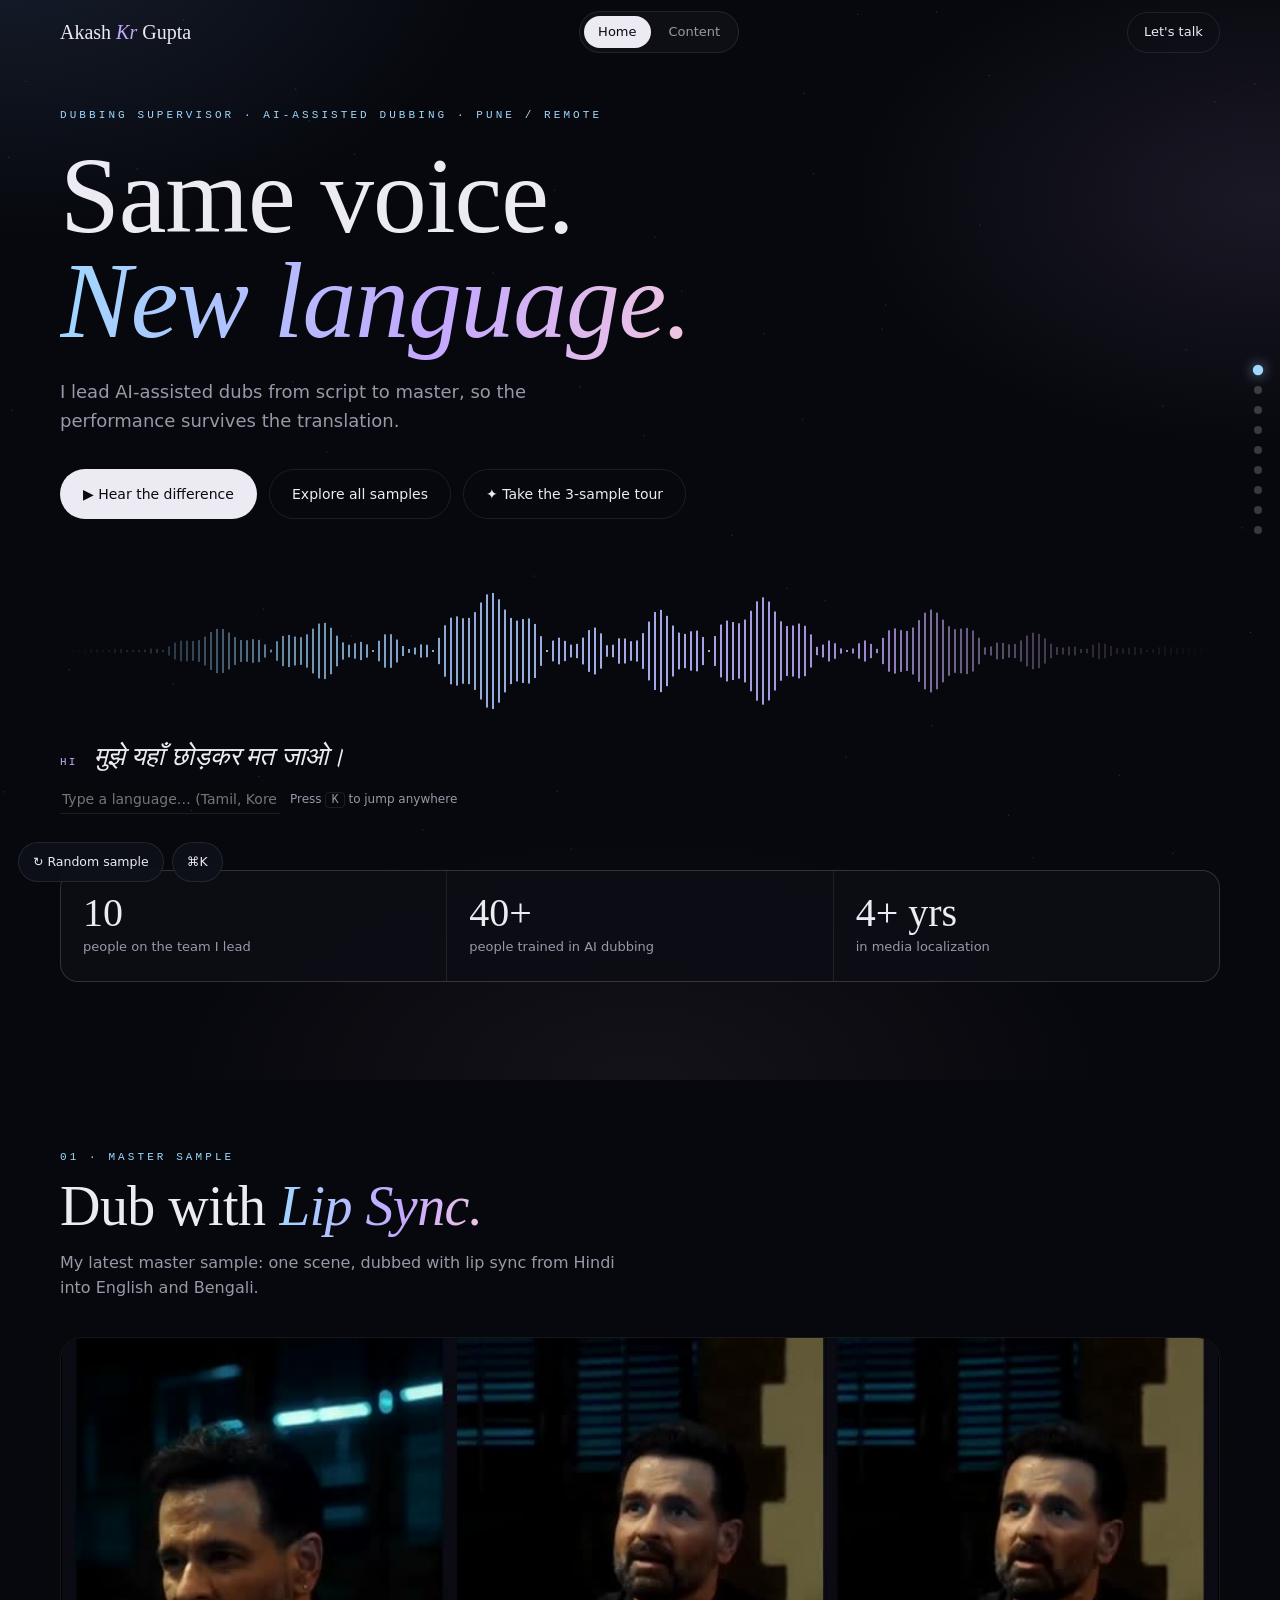
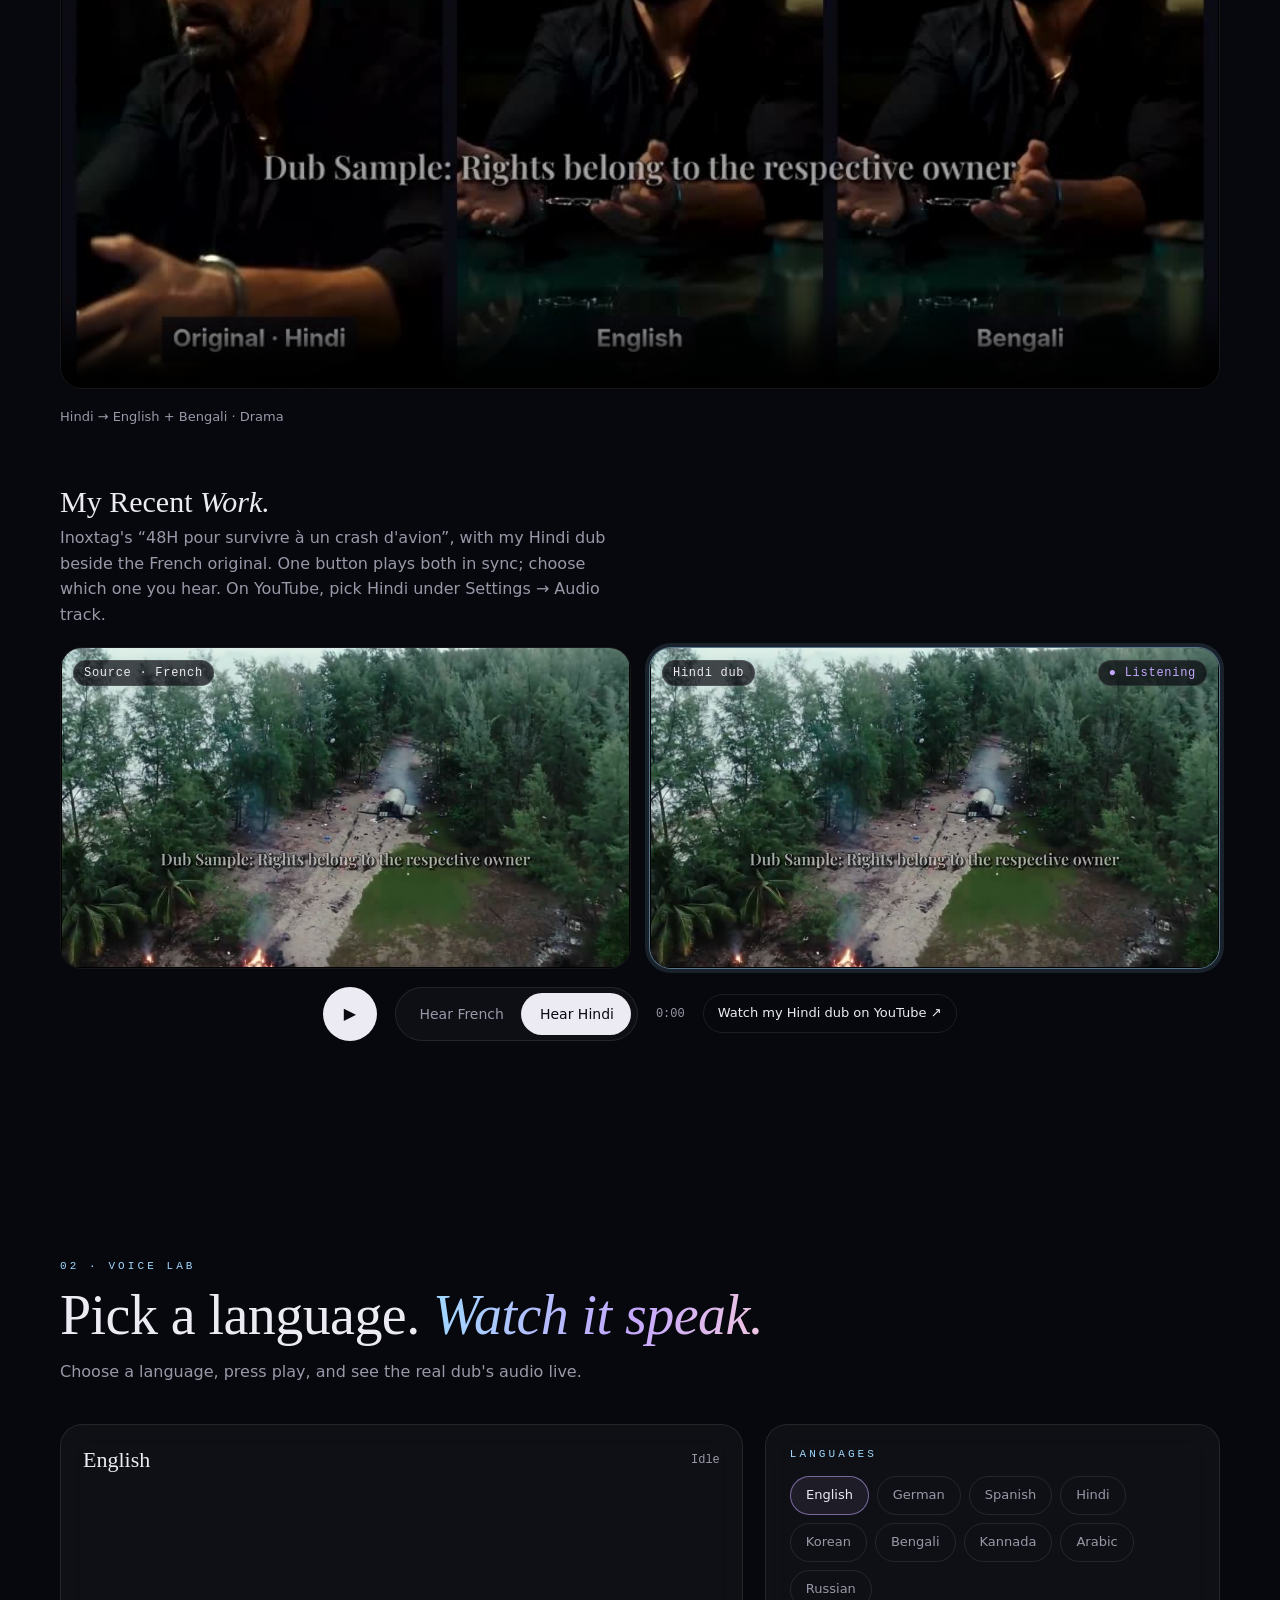
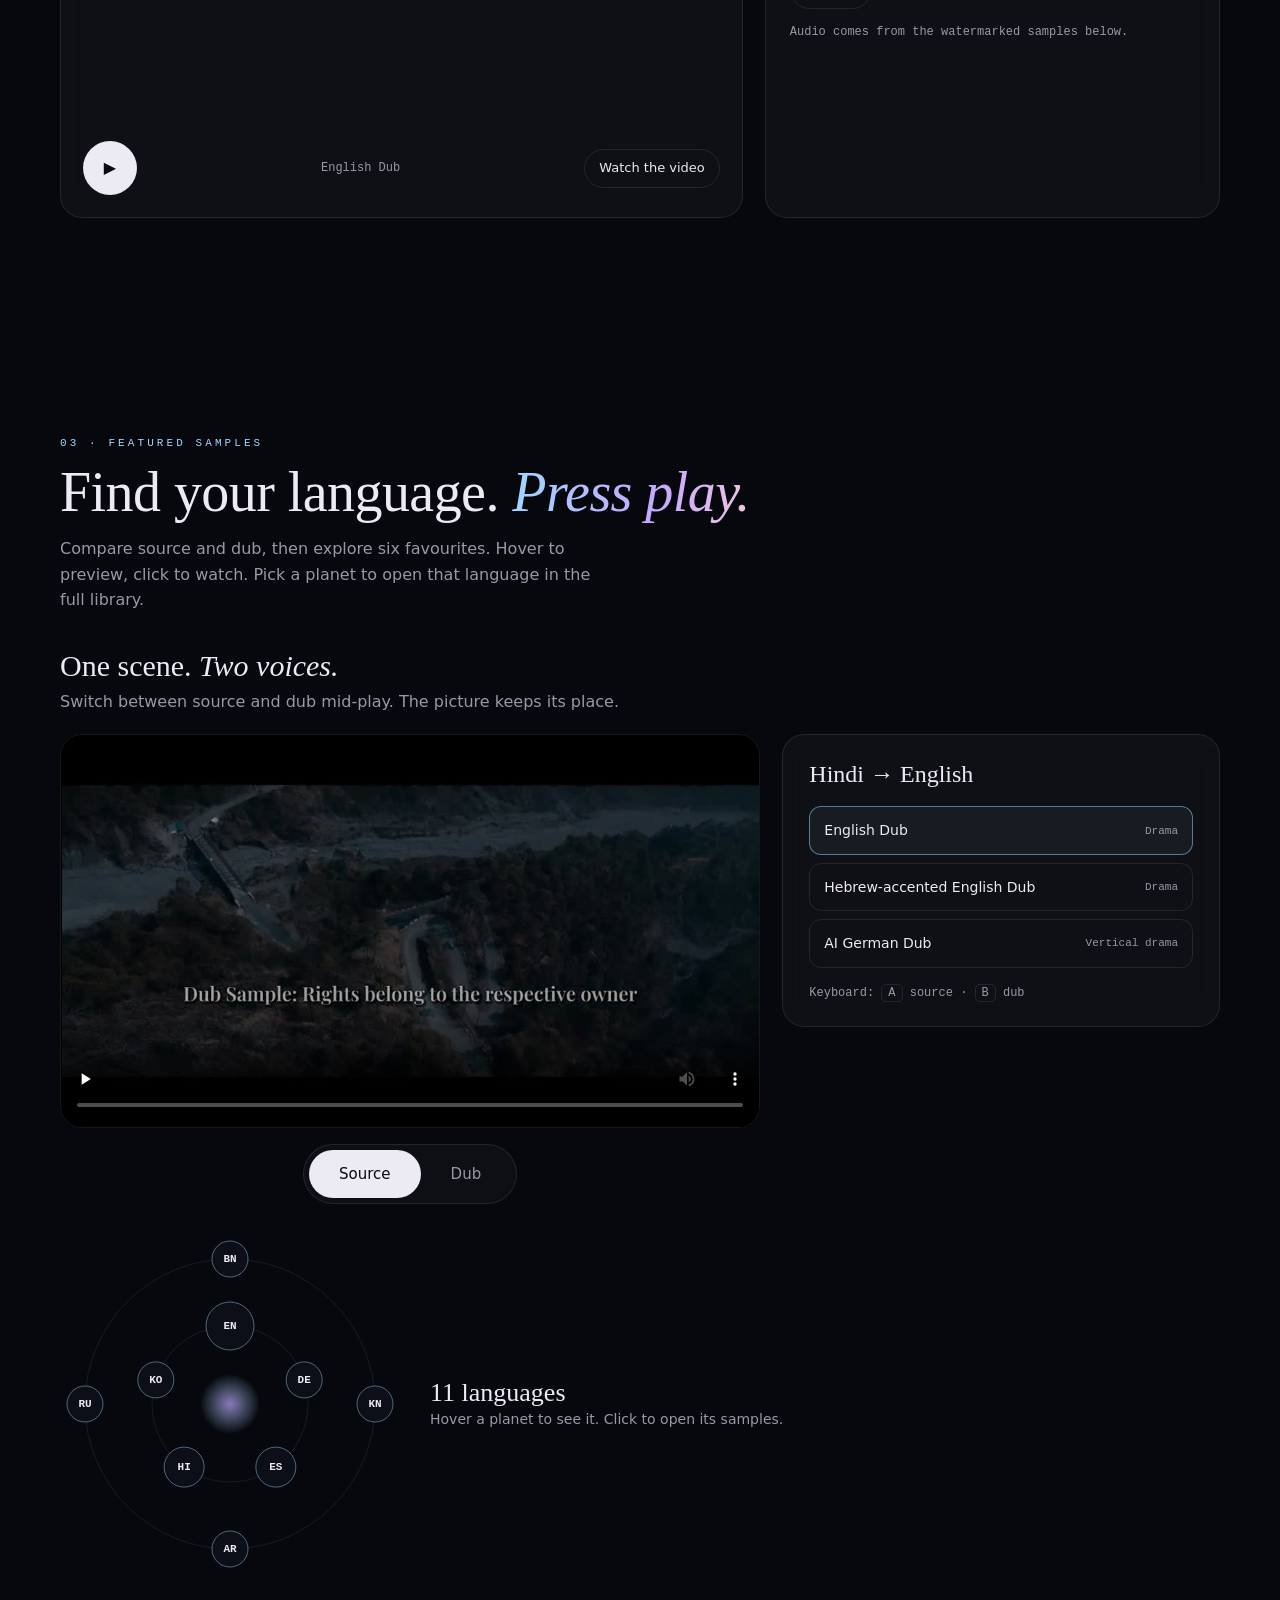
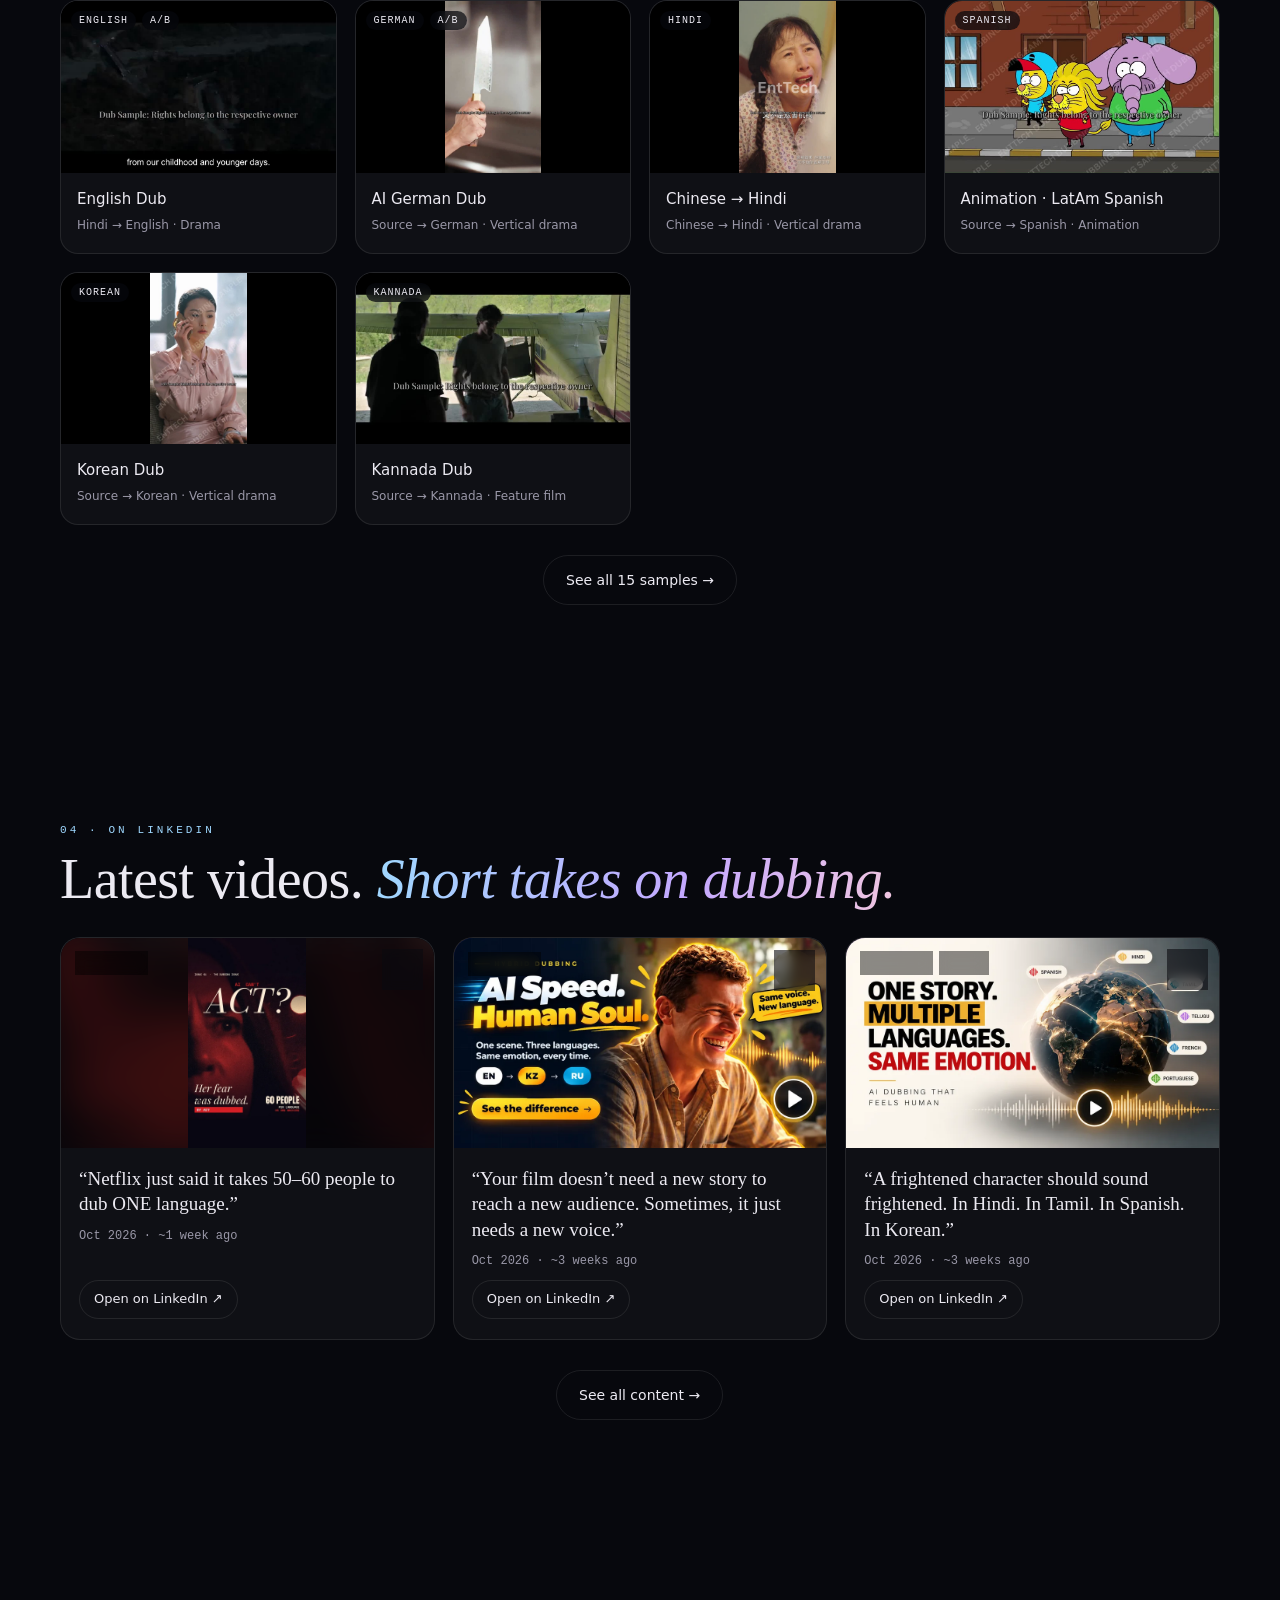
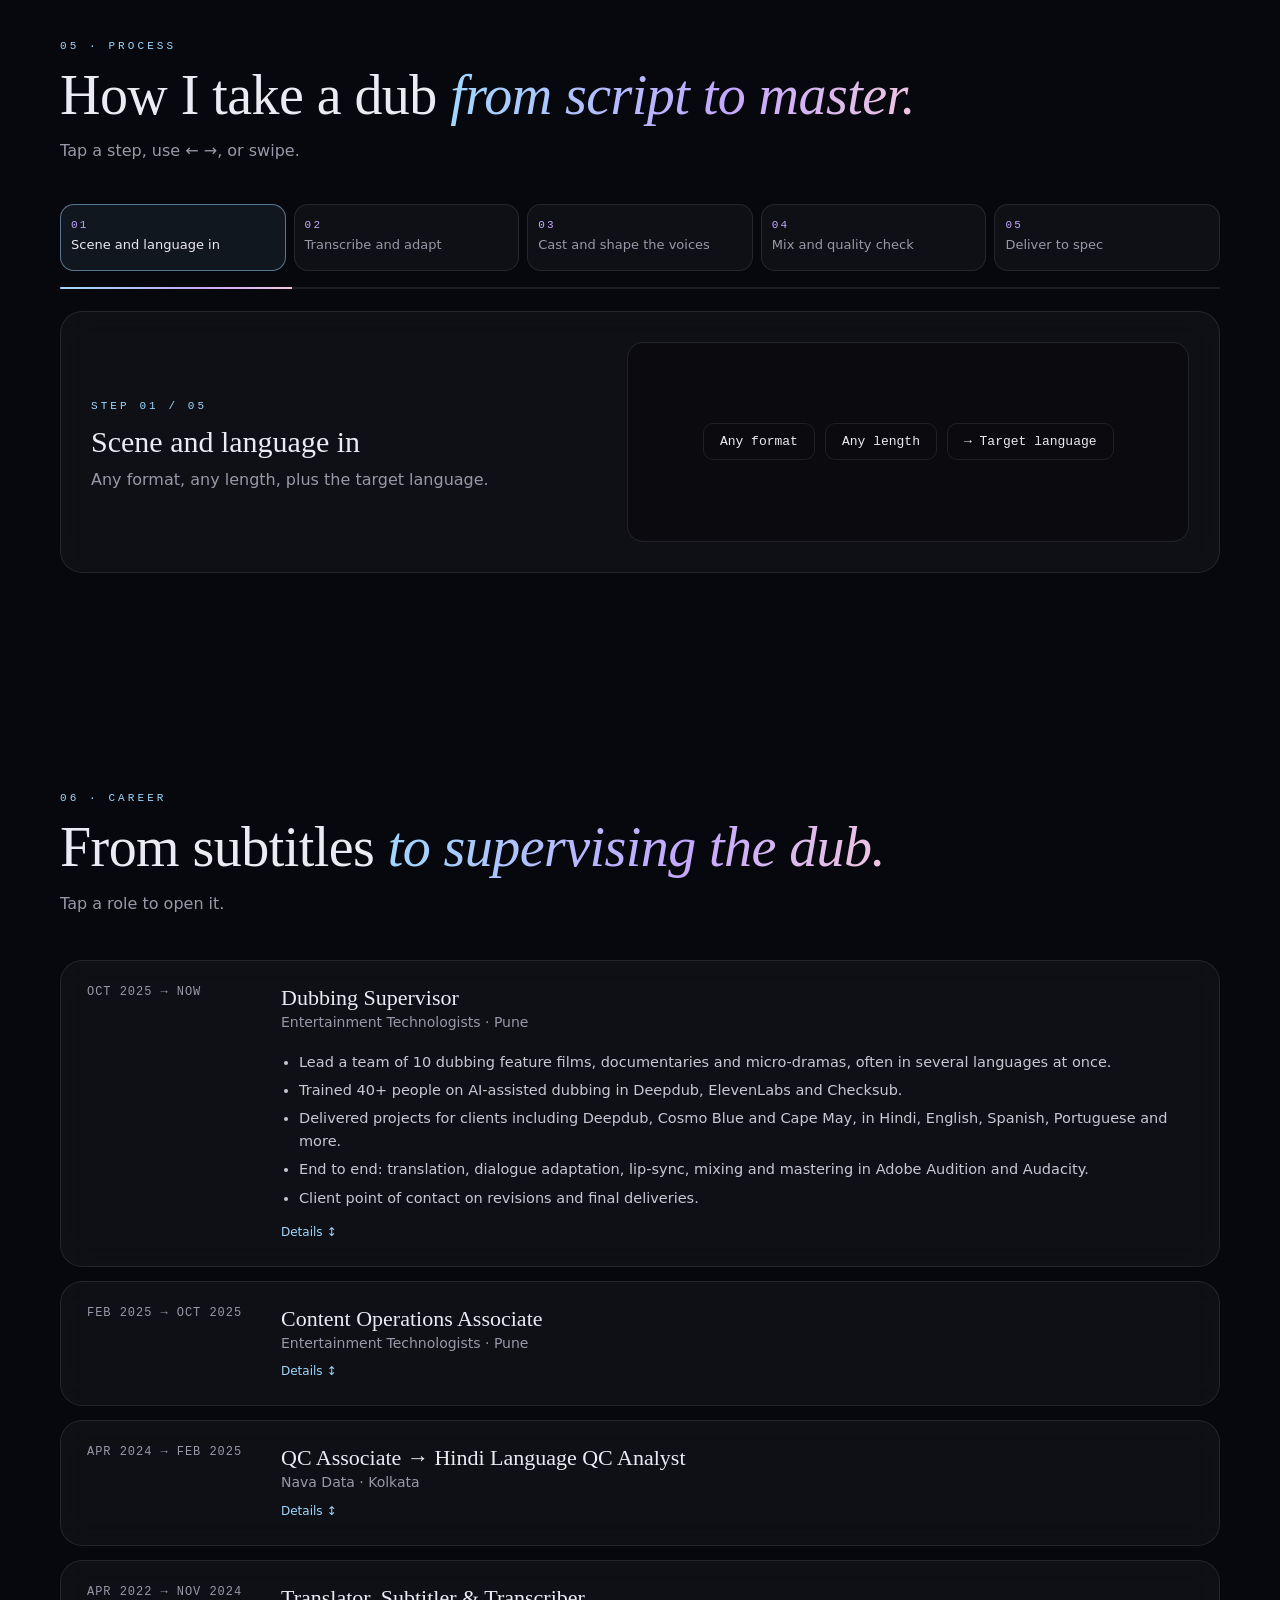
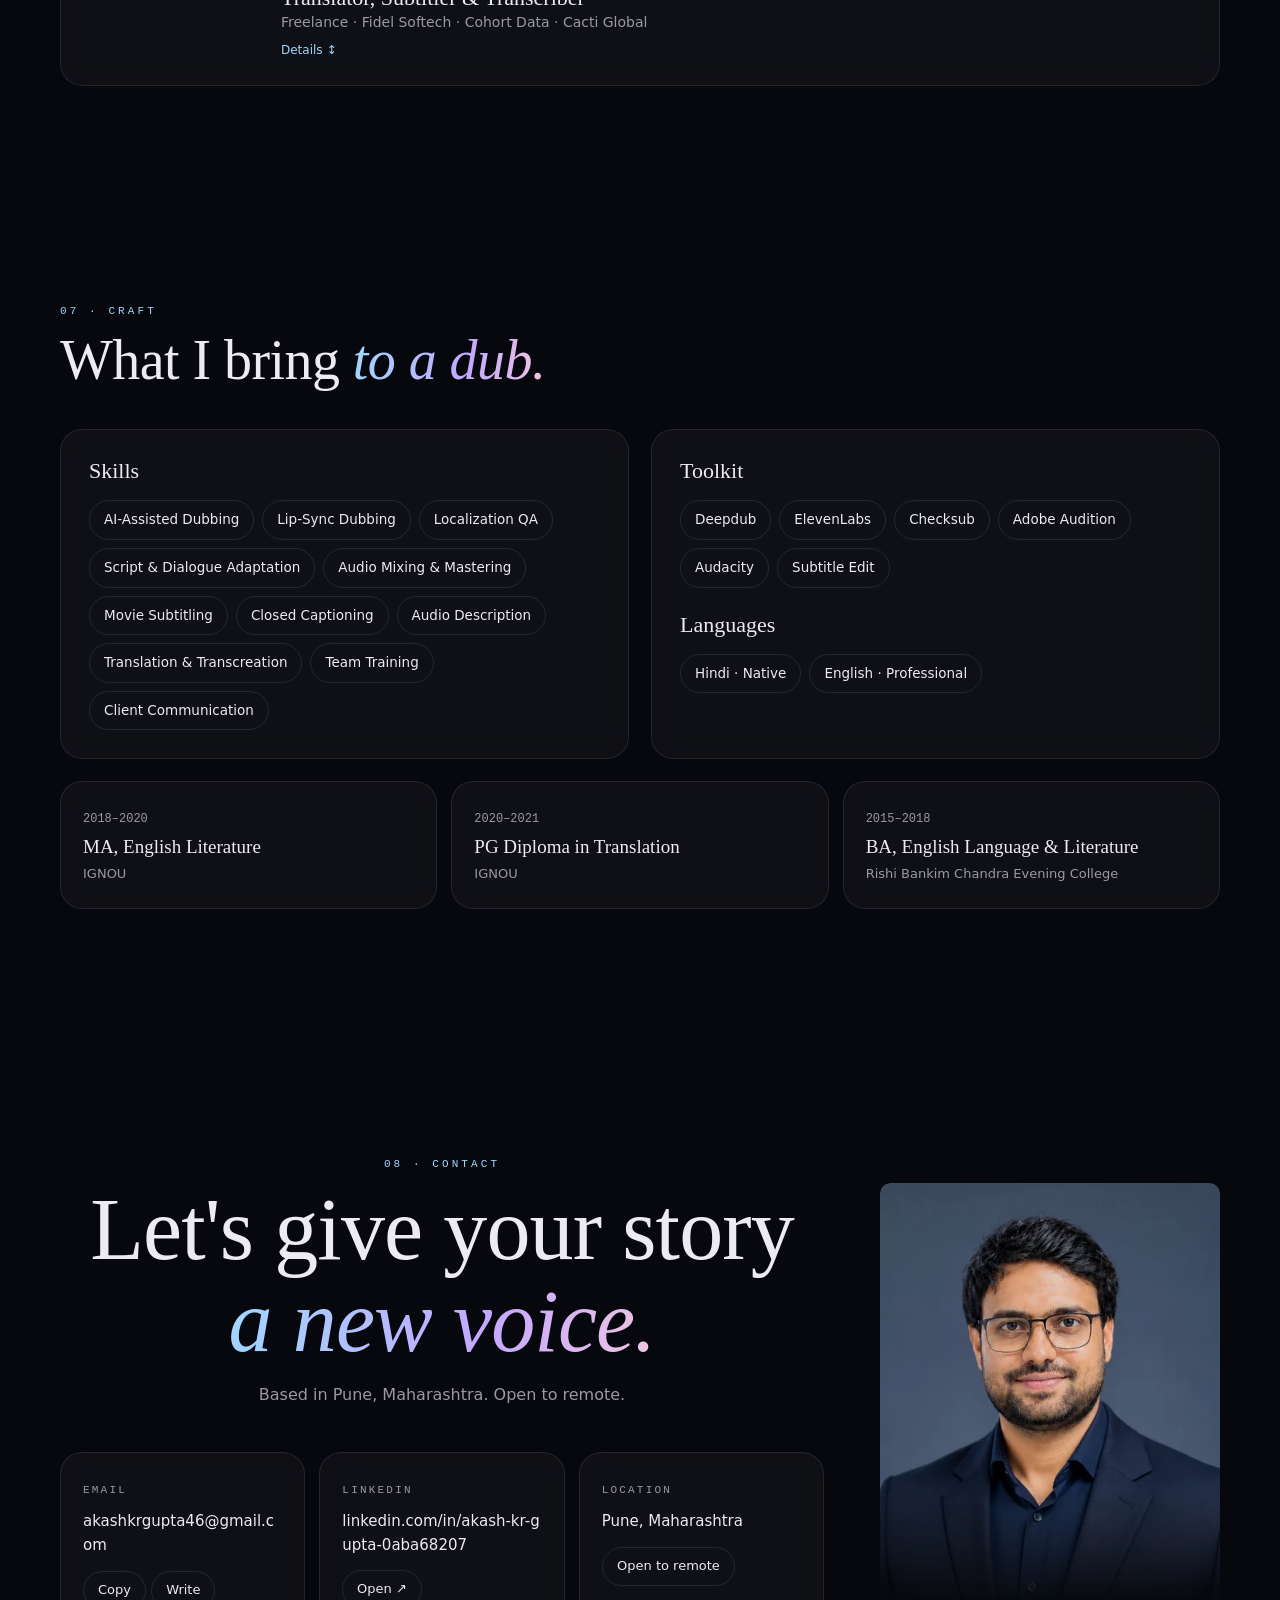
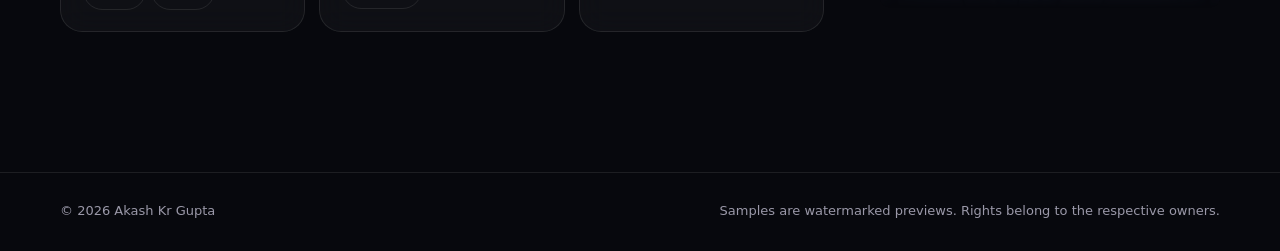
<file: index.html>
<!doctype html>
<html lang="en">
<head>
<meta charset="utf-8">
<meta name="viewport" content="width=device-width,initial-scale=1">
<title>Akash Kr Gupta · AI Dubbing Supervisor</title>
<meta name="description" content="Akash Kr Gupta, Dubbing Supervisor in Pune. AI-assisted dubbing, lip-sync and localization QA. Same voice. New language.">
<meta name="author" content="Akash Kr Gupta">
<meta name="theme-color" content="#07080d">
<meta property="og:type" content="website">
<meta property="og:title" content="Akash Kr Gupta · AI Dubbing Supervisor">
<meta property="og:description" content="Akash Kr Gupta, Dubbing Supervisor in Pune. AI-assisted dubbing, lip-sync and localization QA. Same voice. New language.">
<meta property="og:url" content="https://akash46-ops.github.io/akash-kr-gupta-ai-dubbing-portfolio/">
<meta property="og:image" content="https://akash46-ops.github.io/akash-kr-gupta-ai-dubbing-portfolio/assets/img/og.png">
<meta property="og:image:width" content="1200"><meta property="og:image:height" content="630">
<meta property="og:image:alt" content="Akash Kr Gupta · AI Dubbing Supervisor. Same voice. New language.">
<meta name="twitter:card" content="summary_large_image">
<meta name="twitter:image" content="https://akash46-ops.github.io/akash-kr-gupta-ai-dubbing-portfolio/assets/img/og.png">
<link rel="canonical" href="https://akash46-ops.github.io/akash-kr-gupta-ai-dubbing-portfolio/">
<link rel="icon" href="assets/img/favicon.svg" type="image/svg+xml">
<link rel="icon" href="assets/img/favicon.png" type="image/png">
<link rel="apple-touch-icon" href="assets/img/apple-touch-icon.png">
<link rel="stylesheet" href="assets/app.css">
</head>
<body data-page="home">
<a class="skip" href="#main">Skip to content</a>
<canvas id="bg" aria-hidden="true"></canvas><div id="prog"></div><nav id="dots" aria-label="Sections"></nav>
<nav id="nav"><div class="wrap">
 <a class="logo" href="#top">Akash <i>Kr</i> Gupta</a>
 <div class="pg" role="list"><a role="listitem" href="index.html" aria-current="page">Home</a><a role="listitem" href="content.html">Content</a></div>
 <a class="btn g" href="#contact" style="padding:9px 16px;font-size:13px">Let's talk</a>
</div></nav>

<main id="main">
<header class="hero" id="top"><div class="wrap">
 <p class="eyebrow">Dubbing Supervisor · AI-Assisted Dubbing · Pune / Remote</p>
 <h1>Same voice.<br><em>New language.</em></h1>
 <p class="sub">I lead AI-assisted dubs from script to master, so the performance survives the translation.</p>
 <div class="cta">
  <a class="btn p" href="#listen">▶ Hear the difference</a>
  <a class="btn g" href="content.html#library">Explore all samples</a>
  <button class="btn g" id="tourBtn">✦ Take the 3-sample tour</button>
 </div>
 <canvas id="wave" aria-hidden="true"></canvas>
 <div class="say" aria-live="polite"><b id="say-k">EN</b><span id="say">Don't leave me here.</span></div>
 <label class="try"><input id="tryl" placeholder="Type a language… (Tamil, Korean)" aria-label="Type a language to hear the line in it" autocomplete="off"><small>Press <kbd style="border:1px solid var(--line);border-radius:4px;padding:0 5px">K</kbd> to jump anywhere</small></label>
 <div class="facts">
  <div><strong>10</strong><span>people on the team I lead</span></div>
  <div><strong>40+</strong><span>people trained in AI dubbing</span></div>
  <div><strong>4+ yrs</strong><span>in media localization</span></div>
 </div>
</div></header>

<section id="listen"><div class="wrap">
 <p class="eyebrow rv">01 · Master sample</p>
 <h2 class="rv">Dub with <em>Lip Sync.</em></h2>
 <p class="lead rv">My latest master sample: one scene, dubbed with lip sync from Hindi into English and Bengali.</p>
 <figure class="master rv">
  <div class="glass stage"><video id="masterv" controls playsinline preload="metadata" poster="assets/img/dub-with-lip-sync.jpg" src="assets/video/dub-with-lip-sync.mp4" title="Dub with Lip Sync"></video></div>
  <figcaption class="master-meta"><small>Hindi → English + Bengali · Drama</small></figcaption>
 </figure>
 <h3 class="rv" style="font:400 30px var(--serif);margin:56px 0 6px">My Recent <em>Work.</em></h3>
 <p class="lead rv">Inoxtag's “48H pour survivre à un crash d'avion”, with my Hindi dub beside the French original. One button plays both in sync; choose which one you hear. On YouTube, pick Hindi under Settings → Audio track.</p>
 <div class="sbs rv" id="sbs">
  <figure class="sbsv"><div class="glass stage"><video id="sbsA" playsinline muted preload="metadata" poster="assets/img/fr-hi-dub.jpg" src="assets/video/fr-hi-source.mp4" title="Source · French"></video><span class="sbsl">Source · French</span><span class="sbsh" aria-hidden="true">● Listening</span></div></figure>
  <figure class="sbsv on"><div class="glass stage"><video id="sbsB" playsinline preload="metadata" poster="assets/img/fr-hi-dub.jpg" src="assets/video/fr-hi-dub.mp4" title="Hindi dub"></video><span class="sbsl">Hindi dub</span><span class="sbsh" aria-hidden="true">● Listening</span></div></figure>
 </div>
 <div class="sbsbar rv">
  <button class="playb" id="sbsP" aria-label="Play both">▶</button>
  <div class="switch" role="group" aria-label="Hear"><span class="k" id="sbsk"></span><button id="sbsHA" aria-pressed="false">Hear French</button><button id="sbsHB" aria-pressed="true">Hear Hindi</button></div>
  <span class="kbd" id="sbst">0:00</span>
  <a class="mini" href="https://www.youtube.com/watch?v=2wJuFzwBWkI" target="_blank" rel="noopener">Watch my Hindi dub on YouTube ↗</a>
 </div>
</div></section>

<section id="lab-s"><div class="wrap">
 <p class="eyebrow rv">02 · Voice lab</p>
 <h2 class="rv">Pick a language. <em>Watch it speak.</em></h2>
 <p class="lead rv">Choose a language, press play, and see the real dub's audio live.</p>
 <div class="lab rv">
  <div class="glass scope spot"><div class="row"><span class="ttl" id="labt">English</span><span class="kbd" id="labm">Idle</span></div><canvas id="lab" aria-hidden="true"></canvas>
   <div class="row"><button class="playb mag" id="labp" aria-label="Play audio">▶</button><span class="kbd" id="labs"></span><button class="mini" id="labw">Watch the video</button></div></div>
  <div class="glass ctrl"><span class="eyebrow">Languages</span><div class="lchips" id="labc"></div><p class="kbd">Audio comes from the watermarked samples below.</p></div>
 </div>
 <audio id="laba" preload="none" crossorigin="anonymous"></audio>
</div></section>

<section id="work"><div class="wrap">
 <p class="eyebrow rv">03 · Featured samples</p>
 <h2 class="rv">Find your language. <em>Press play.</em></h2>
 <p class="lead rv">Compare source and dub, then explore six favourites. Hover to preview, click to watch. Pick a planet to open that language in the full library.</p>
 <h3 class="rv" style="font:400 30px var(--serif);margin:36px 0 6px">One scene. <em>Two voices.</em></h3>
 <p class="lead rv">Switch between source and dub mid-play. The picture keeps its place.</p>
 <div class="ab rv" style="margin-top:20px">
  <div class="abcol"><div class="glass stage"><video id="abv" playsinline controls preload="none"></video></div><div class="abbar"><div class="switch" role="group" aria-label="Track"><span class="k" id="abk"></span><button id="abA" aria-pressed="true">Source</button><button id="abB" aria-pressed="false">Dub</button></div></div></div>
  <div class="glass abside">
   <h3 id="abt"></h3>
   <div class="scenes" id="abs"></div>
   <p class="kbd">Keyboard: <kbd>A</kbd> source · <kbd>B</kbd> dub</p>
  </div>
 </div>
 <div class="orbitw rv"><svg id="orbit" viewBox="0 0 340 340" role="group" aria-label="Languages, select one to filter samples"></svg><div class="olab"><b id="ob">11 languages</b><p id="op">Hover a planet to see it. Click to open its samples.</p></div></div>
 <div class="grid" id="grid"></div>
 <div class="more-l"><a class="btn g" href="content.html#library">See all 15 samples →</a></div>
</div></section>

<section id="latest"><div class="wrap">
 <p class="eyebrow rv">04 · On LinkedIn</p>
 <h2 class="rv">Latest videos. <em>Short takes on dubbing.</em></h2>
 <div class="lig" id="lit"></div>
 <div class="more-l"><a class="btn g" href="content.html#linkedin">See all content →</a></div>
</div></section>

<section id="process"><div class="wrap">
 <p class="eyebrow rv">05 · Process</p>
 <h2 class="rv">How I take a dub <em>from script to master.</em></h2>
 <p class="lead rv">Tap a step, use ← →, or swipe.</p>
 <div class="pipe rv"><div class="pbar" role="tablist" id="pbar"></div><div class="ptrack"><i id="ptr"></i></div>
 <div class="glass ppanel spot" id="ppanel" role="tabpanel"><div><b class="eyebrow" id="pn"></b><h3 id="ph"></h3><p id="pp"></p></div><div class="viz" id="pviz"></div></div></div>
</div></section>

<section id="career"><div class="wrap">
 <p class="eyebrow rv">06 · Career</p>
 <h2 class="rv">From subtitles <em>to supervising the dub.</em></h2>
 <p class="lead rv">Tap a role to open it.</p>
 <div class="tl">
  <div class="glass job rv" tabindex="0" role="button" aria-expanded="true"><time>OCT 2025 → NOW</time><div><h3>Dubbing Supervisor</h3><div class="org">Entertainment Technologists · Pune</div><ul>
   <li>Lead a team of 10 dubbing feature films, documentaries and micro-dramas, often in several languages at once.</li>
   <li>Trained 40+ people on AI-assisted dubbing in Deepdub, ElevenLabs and Checksub.</li>
   <li>Delivered projects for clients including Deepdub, Cosmo Blue and Cape May, in Hindi, English, Spanish, Portuguese and more.</li>
   <li>End to end: translation, dialogue adaptation, lip-sync, mixing and mastering in Adobe Audition and Audacity.</li>
   <li>Client point of contact on revisions and final deliveries.</li></ul><p class="more">Details ↕</p></div></div>
  <div class="glass job rv" tabindex="0" role="button" aria-expanded="false"><time>FEB 2025 → OCT 2025</time><div><h3>Content Operations Associate</h3><div class="org">Entertainment Technologists · Pune</div><ul>
   <li>Subtitled movies in English and Hindi using Subtitle Edit; wrote closed captions and audio description.</li>
   <li>Prepared dialogue for dubbing and helped on AI video projects. Promoted within eight months.</li></ul><p class="more">Details ↕</p></div></div>
  <div class="glass job rv" tabindex="0" role="button" aria-expanded="false"><time>APR 2024 → FEB 2025</time><div><h3>QC Associate → Hindi Language QC Analyst</h3><div class="org">Nava Data · Kolkata</div><ul>
   <li>Checked large volumes of Hindi audio transcripts, then assigned work and coached the team on recurring errors.</li></ul><p class="more">Details ↕</p></div></div>
  <div class="glass job rv" tabindex="0" role="button" aria-expanded="false"><time>APR 2022 → NOV 2024</time><div><h3>Translator, Subtitler &amp; Transcriber</h3><div class="org">Freelance · Fidel Softech · Cohort Data · Cacti Global</div><ul>
   <li>Translated and subtitled media, YouTube and medical content between English and Hindi.</li></ul><p class="more">Details ↕</p></div></div>
 </div>
</div></section>

<section id="craft"><div class="wrap">
 <p class="eyebrow rv">07 · Craft</p>
 <h2 class="rv">What I bring <em>to a dub.</em></h2>
 <div class="two">
  <div class="glass rv"><h3>Skills</h3><div class="chips"><span>AI-Assisted Dubbing</span><span>Lip-Sync Dubbing</span><span>Localization QA</span><span>Script &amp; Dialogue Adaptation</span><span>Audio Mixing &amp; Mastering</span><span>Movie Subtitling</span><span>Closed Captioning</span><span>Audio Description</span><span>Translation &amp; Transcreation</span><span>Team Training</span><span>Client Communication</span></div></div>
  <div class="glass rv"><h3>Toolkit</h3><div class="chips"><span>Deepdub</span><span>ElevenLabs</span><span>Checksub</span><span>Adobe Audition</span><span>Audacity</span><span>Subtitle Edit</span></div>
   <h3 style="margin-top:24px">Languages</h3><div class="chips"><span>Hindi · Native</span><span>English · Professional</span></div></div>
 </div>
 <div class="edu">
  <div class="glass rv"><time>2018–2020</time><b>MA, English Literature</b><span>IGNOU</span></div>
  <div class="glass rv"><time>2020–2021</time><b>PG Diploma in Translation</b><span>IGNOU</span></div>
  <div class="glass rv"><time>2015–2018</time><b>BA, English Language &amp; Literature</b><span>Rishi Bankim Chandra Evening College</span></div>
 </div>
</div></section>

<section class="contact" id="contact"><div class="wrap"><div class="crow"><div class="ctxt">
 <p class="eyebrow rv">08 · Contact</p>
 <h2 class="rv">Let's give your story <em>a new voice.</em></h2>
 <p class="lead rv" style="margin:auto">Based in Pune, Maharashtra. Open to remote.</p>
 <div class="cards">
  <div class="glass rv"><small>Email</small><p>akashkrgupta46@gmail.com</p><button class="mini" data-copy="akashkrgupta46@gmail.com">Copy</button> <a class="mini" href="mailto:akashkrgupta46@gmail.com">Write</a></div>
  <div class="glass rv"><small>LinkedIn</small><p>linkedin.com/in/akash-kr-gupta-0aba68207</p><a class="mini" href="https://www.linkedin.com/in/akash-kr-gupta-0aba68207/" target="_blank" rel="noopener">Open ↗</a></div>
  <div class="glass rv"><small>Location</small><p>Pune, Maharashtra</p><span class="mini">Open to remote</span></div>
 </div>
</div><figure class="hpic cpic"><picture><source type="image/webp" srcset="assets/img/akash-h440.webp 440w, assets/img/akash-h760.webp 760w" sizes="(max-width:760px) 220px, 340px"><img src="assets/img/akash-h760.jpg" alt="Akash Kr Gupta" width="760" height="950" loading="lazy"></picture></figure></div></div></section>
</main>
<footer><div class="wrap"><span>© 2026 Akash Kr Gupta</span><span>Samples are watermarked previews. Rights belong to the respective owners.</span></div></footer>

<div class="lb" id="lb" role="dialog" aria-modal="true" aria-label="Sample player">
 <button class="x" id="lbx" aria-label="Close">×</button>
 <div class="box"><video id="lbv" controls playsinline preload="none"></video>
  <div class="bar"><div><b id="lbt"></b><br><small id="lbm" style="color:var(--mute)"></small></div><div class="nv"><button class="mini" id="lbp">← Prev</button><button class="mini" id="lbn">Next →</button></div></div></div>
</div>
<div id="toast" role="status"></div>
<div class="fab"><button id="rndBtn">↻ Random sample</button><button id="kBtn" aria-label="Open quick jump">⌘K</button></div>
<div class="kp" id="kp" role="dialog" aria-modal="true" aria-label="Quick jump"><div class="box"><input id="kpi" placeholder="Jump to a section or language…" aria-label="Search"><ul id="kpl" role="listbox"></ul></div></div>

<script src="assets/app.js" defer></script>
</body>
</html>
</file>
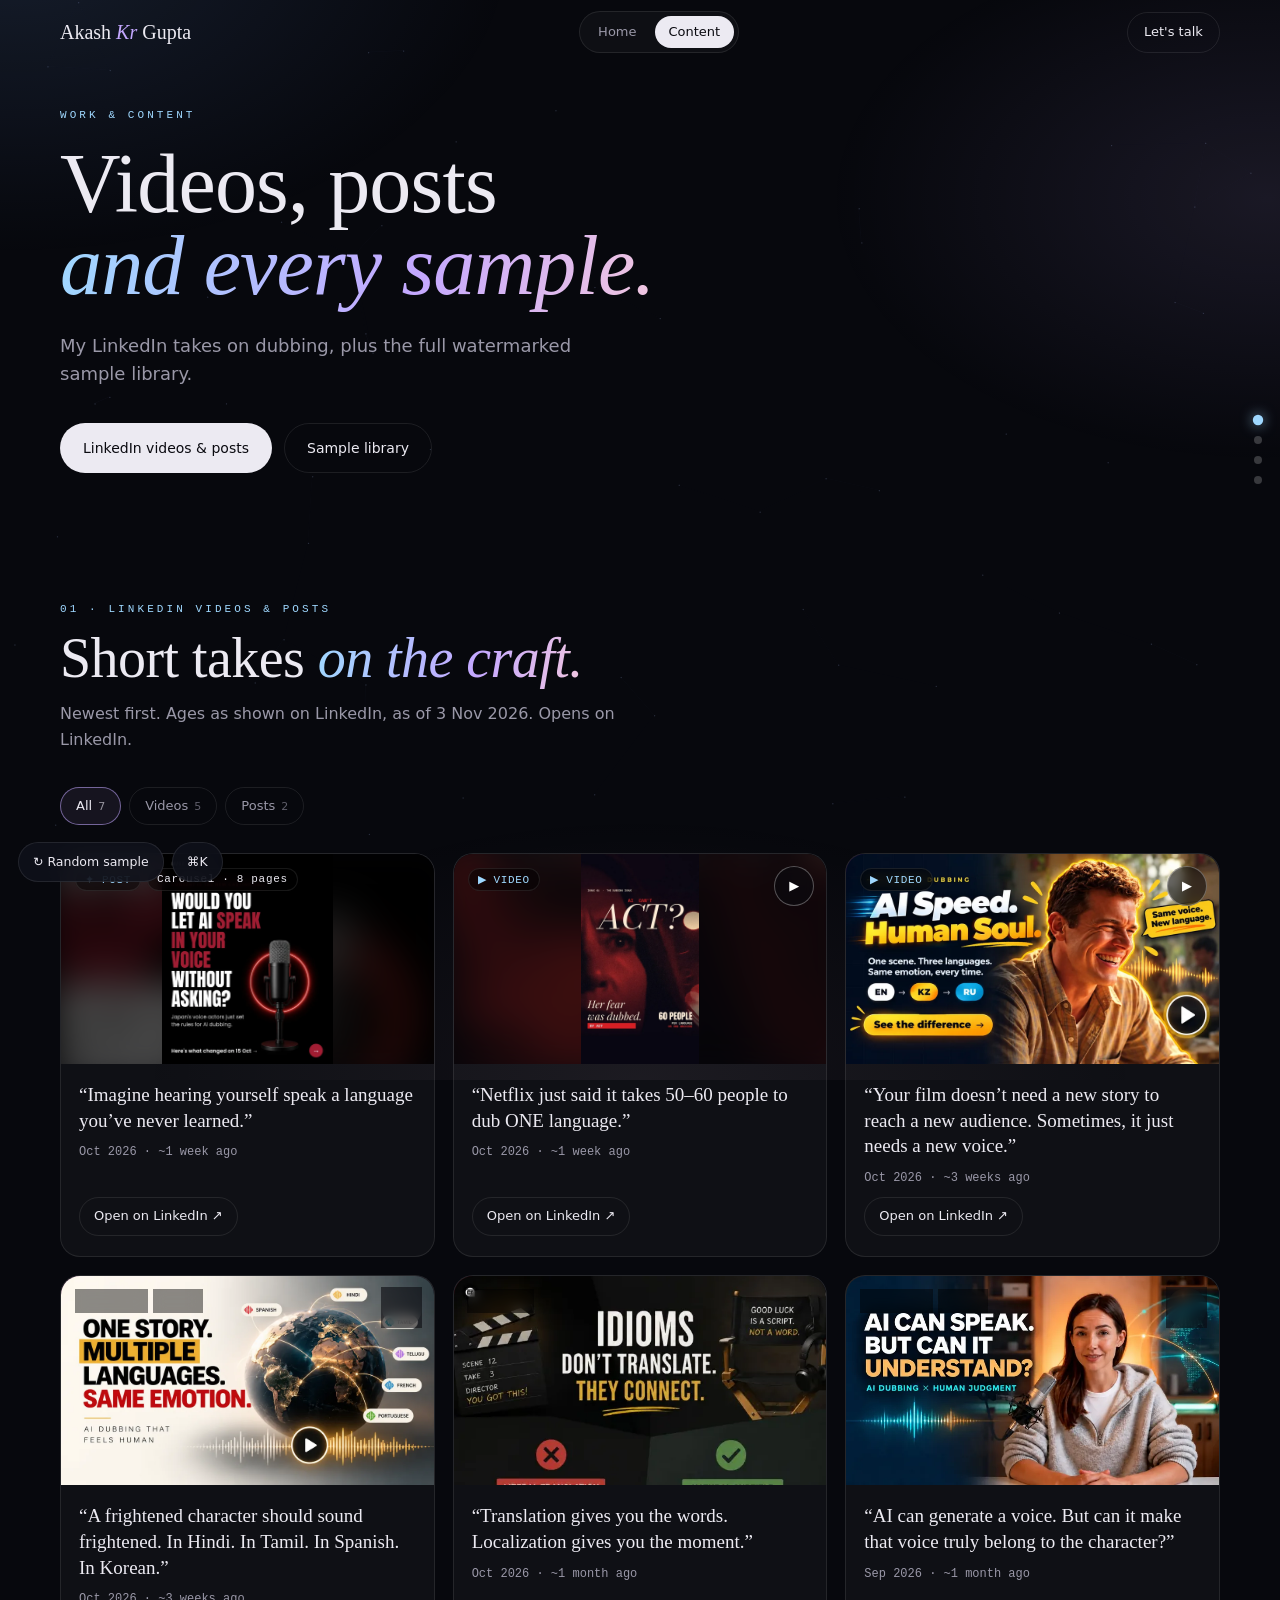
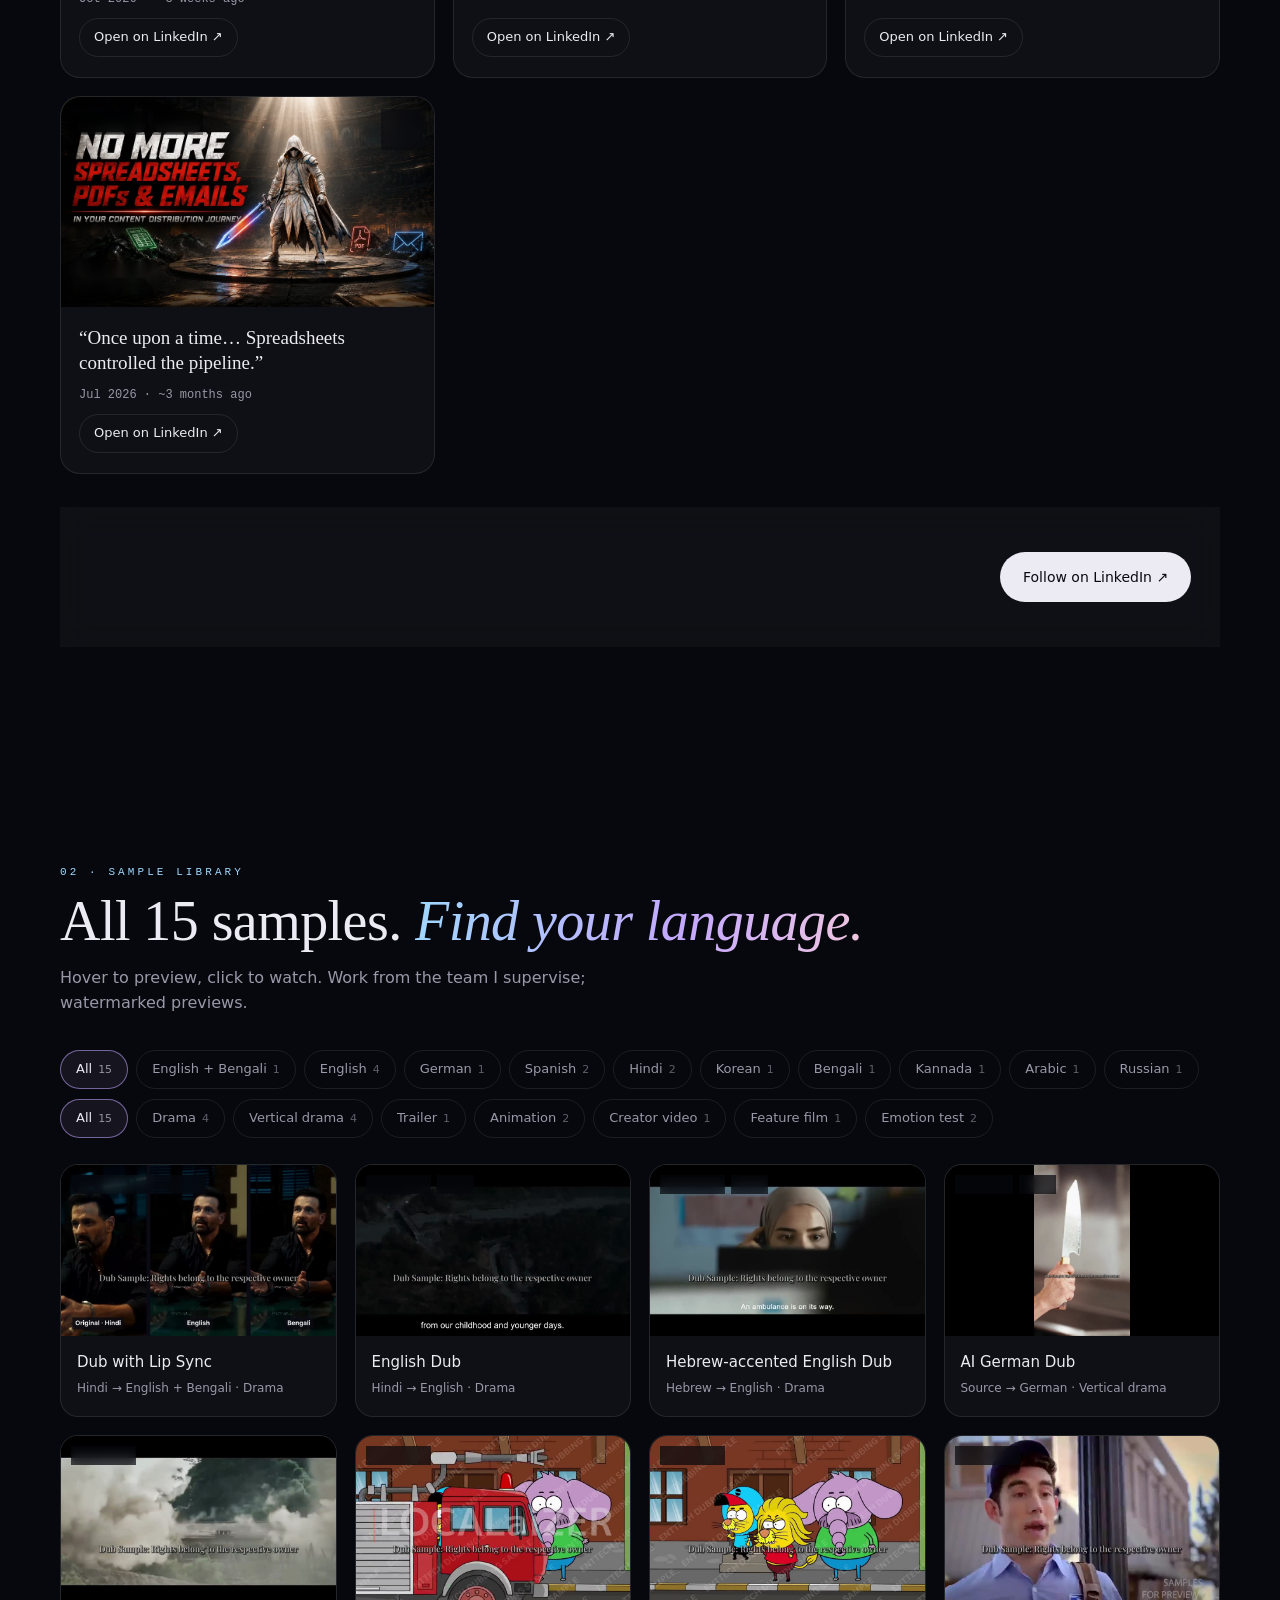
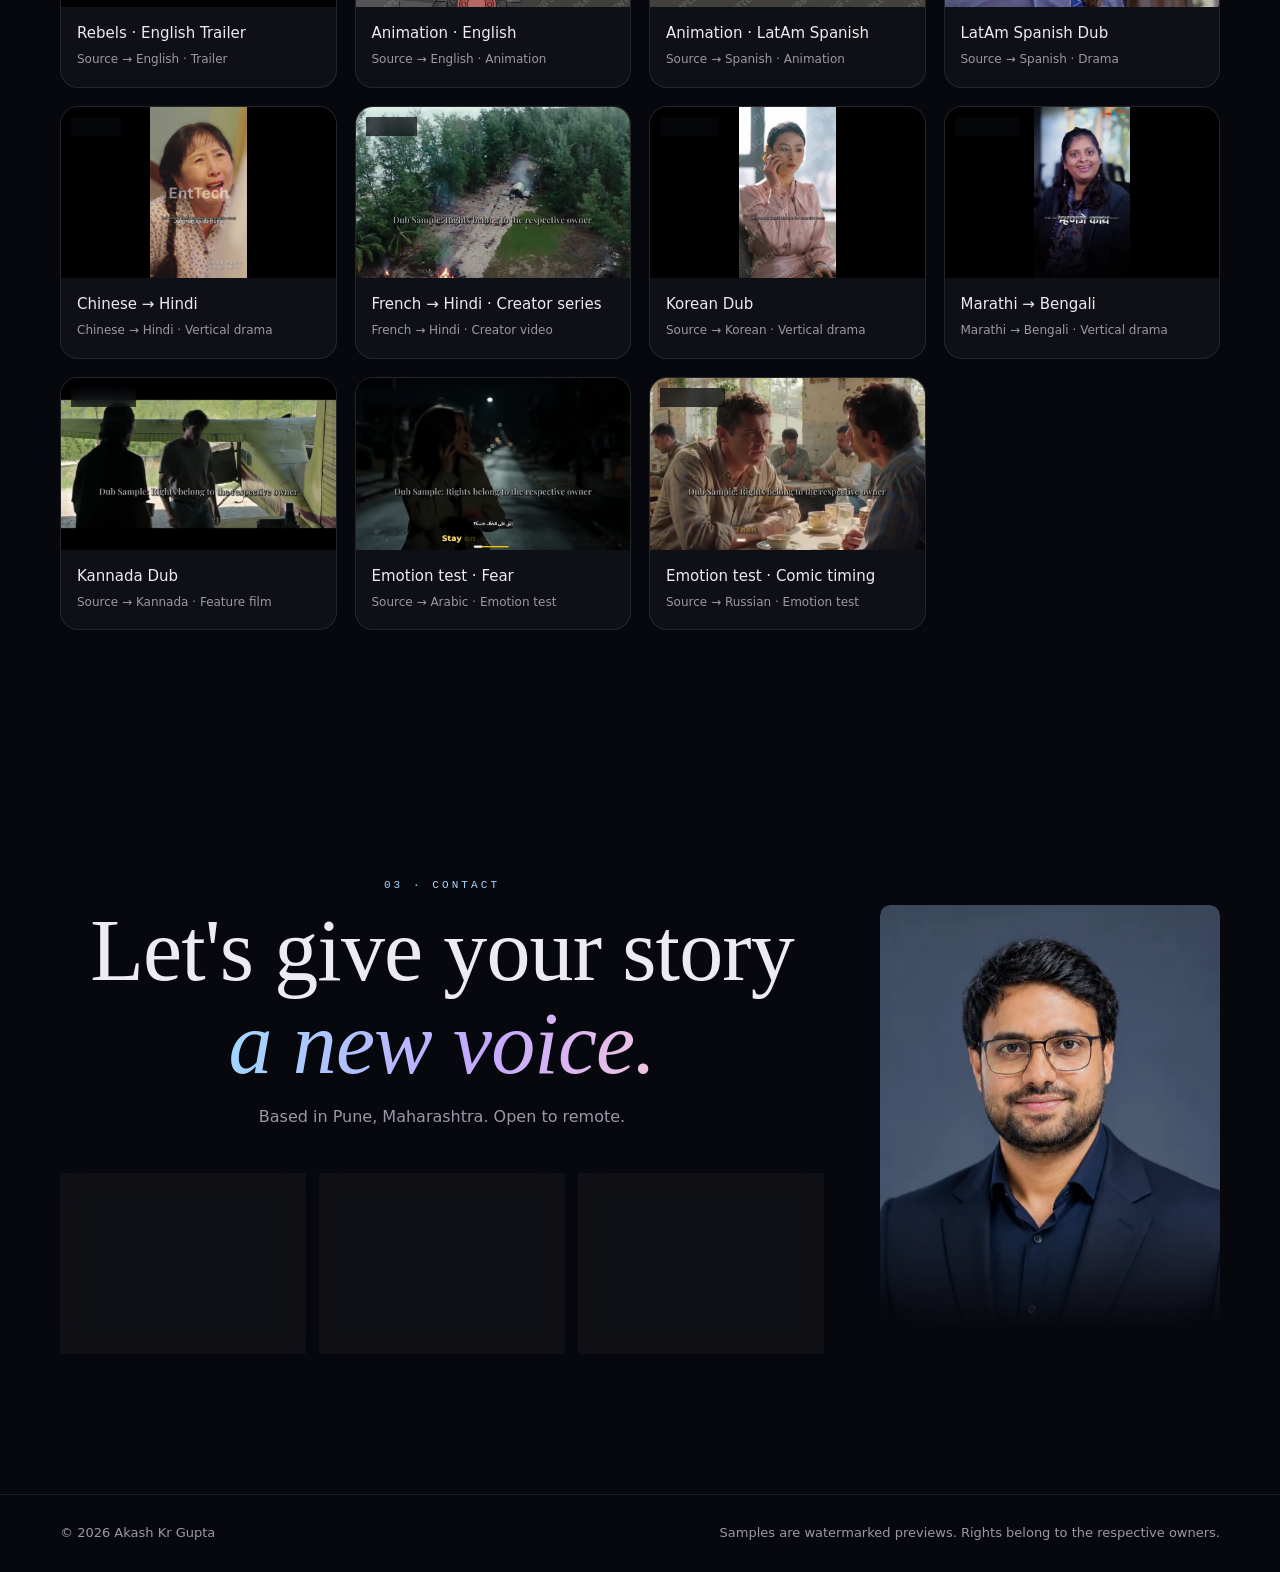
<file: content.html>
<!doctype html>
<html lang="en">
<head>
<meta charset="utf-8">
<meta name="viewport" content="width=device-width,initial-scale=1">
<title>Content · Akash Kr Gupta</title>
<meta name="description" content="LinkedIn videos and posts by Akash Kr Gupta on AI dubbing, plus the full watermarked dubbing sample library.">
<meta name="author" content="Akash Kr Gupta">
<meta name="theme-color" content="#07080d">
<meta property="og:type" content="website">
<meta property="og:title" content="Content · Akash Kr Gupta">
<meta property="og:description" content="LinkedIn videos and posts by Akash Kr Gupta on AI dubbing, plus the full watermarked dubbing sample library.">
<meta property="og:url" content="https://akash46-ops.github.io/akash-kr-gupta-ai-dubbing-portfolio/content.html">
<meta property="og:image" content="https://akash46-ops.github.io/akash-kr-gupta-ai-dubbing-portfolio/assets/img/og.png">
<meta property="og:image:width" content="1200"><meta property="og:image:height" content="630">
<meta property="og:image:alt" content="Akash Kr Gupta · AI Dubbing Supervisor. Same voice. New language.">
<meta name="twitter:card" content="summary_large_image">
<meta name="twitter:image" content="https://akash46-ops.github.io/akash-kr-gupta-ai-dubbing-portfolio/assets/img/og.png">
<link rel="canonical" href="https://akash46-ops.github.io/akash-kr-gupta-ai-dubbing-portfolio/content.html">
<link rel="icon" href="assets/img/favicon.svg" type="image/svg+xml">
<link rel="icon" href="assets/img/favicon.png" type="image/png">
<link rel="apple-touch-icon" href="assets/img/apple-touch-icon.png">
<link rel="stylesheet" href="assets/app.css">
</head>
<body data-page="content">
<a class="skip" href="#main">Skip to content</a>
<canvas id="bg" aria-hidden="true"></canvas><div id="prog"></div><nav id="dots" aria-label="Sections"></nav>
<nav id="nav"><div class="wrap">
 <a class="logo" href="index.html">Akash <i>Kr</i> Gupta</a>
 <div class="pg" role="list"><a role="listitem" href="index.html">Home</a><a role="listitem" href="content.html" aria-current="page">Content</a></div>
 <a class="btn g" href="#contact" style="padding:9px 16px;font-size:13px">Let's talk</a>
</div></nav>

<main id="main">
<header class="hero sm" id="top"><div class="wrap">
 <p class="eyebrow">Work &amp; Content</p>
 <h1>Videos, posts<br><em>and every sample.</em></h1>
 <p class="sub">My LinkedIn takes on dubbing, plus the full watermarked sample library.</p>
 <div class="cta"><a class="btn p" href="#linkedin">LinkedIn videos &amp; posts</a><a class="btn g" href="#library">Sample library</a></div>
</div></header>

<section id="linkedin"><div class="wrap">
 <p class="eyebrow rv">01 · LinkedIn videos &amp; posts</p>
 <h2 class="rv">Short takes <em>on the craft.</em></h2>
 <p class="lead rv">Newest first. Ages as shown on LinkedIn, as of 3 Nov 2026. Opens on LinkedIn.</p>
 <div class="filters" id="lif" role="group" aria-label="Type"><button class="chip" data-v="All" aria-pressed="true">All<em>7</em></button><button class="chip" data-v="Video" aria-pressed="false">Videos<em>5</em></button><button class="chip" data-v="Post" aria-pressed="false">Posts<em>2</em></button><span class="kbd" id="lin" aria-live="polite" style="align-self:center;margin-left:6px"></span></div>
 <div class="lig" id="lig"></div>
 <div class="glass follow rv"><div><h3>More on the way.</h3><p>New videos and posts land on LinkedIn first. Follow along for the next one.</p></div><a class="btn p" href="https://www.linkedin.com/in/akash-kr-gupta-0aba68207/" target="_blank" rel="noopener">Follow on LinkedIn ↗</a></div>
</div></section>

<section id="library"><div class="wrap">
 <p class="eyebrow rv">02 · Sample library</p>
 <h2 class="rv">All 15 samples. <em>Find your language.</em></h2>
 <p class="lead rv">Hover to preview, click to watch. Work from the team I supervise; watermarked previews.</p>
 <div class="filters" id="fl" aria-label="Language"></div>
 <div class="filters" id="ff" aria-label="Format"></div>
 <div class="grid" id="grid"></div>
</div></section>

<section class="contact" id="contact"><div class="wrap"><div class="crow"><div class="ctxt">
 <p class="eyebrow rv">03 · Contact</p>
 <h2 class="rv">Let's give your story <em>a new voice.</em></h2>
 <p class="lead rv" style="margin:auto">Based in Pune, Maharashtra. Open to remote.</p>
 <div class="cards">
  <div class="glass rv"><small>Email</small><p>akashkrgupta46@gmail.com</p><button class="mini" data-copy="akashkrgupta46@gmail.com">Copy</button> <a class="mini" href="mailto:akashkrgupta46@gmail.com">Write</a></div>
  <div class="glass rv"><small>LinkedIn</small><p>linkedin.com/in/akash-kr-gupta-0aba68207</p><a class="mini" href="https://www.linkedin.com/in/akash-kr-gupta-0aba68207/" target="_blank" rel="noopener">Open ↗</a></div>
  <div class="glass rv"><small>Location</small><p>Pune, Maharashtra</p><span class="mini">Open to remote</span></div>
 </div>
</div><figure class="hpic cpic"><picture><source type="image/webp" srcset="assets/img/akash-h440.webp 440w, assets/img/akash-h760.webp 760w" sizes="(max-width:760px) 220px, 340px"><img src="assets/img/akash-h760.jpg" alt="Akash Kr Gupta" width="760" height="950" loading="lazy"></picture></figure></div></div></section>
</main>
<footer><div class="wrap"><span>© 2026 Akash Kr Gupta</span><span>Samples are watermarked previews. Rights belong to the respective owners.</span></div></footer>

<div class="lb" id="lb" role="dialog" aria-modal="true" aria-label="Sample player">
 <button class="x" id="lbx" aria-label="Close">×</button>
 <div class="box"><video id="lbv" controls playsinline preload="none"></video>
  <div class="bar"><div><b id="lbt"></b><br><small id="lbm" style="color:var(--mute)"></small></div><div class="nv"><button class="mini" id="lbp">← Prev</button><button class="mini" id="lbn">Next →</button></div></div></div>
</div>
<div id="toast" role="status"></div>
<div class="fab"><button id="rndBtn">↻ Random sample</button><button id="kBtn" aria-label="Open quick jump">⌘K</button></div>
<div class="kp" id="kp" role="dialog" aria-modal="true" aria-label="Quick jump"><div class="box"><input id="kpi" placeholder="Jump to a section or language…" aria-label="Search"><ul id="kpl" role="listbox"></ul></div></div>

<script src="assets/app.js" defer></script>
</body>
</html>
</file>
<file: assets/app.css>
:root{--bg:#07080d;--ink:#eceaf2;--mute:#9a98a8;--line:rgba(255,255,255,.09);--glass:rgba(255,255,255,.035);--a:#9fd8ff;--b:#c4a8ff;--grad:linear-gradient(100deg,#9fd8ff,#c4a8ff 60%,#f1c6e0);
--serif:"Iowan Old Style","Palatino Linotype",Palatino,"Book Antiqua",Georgia,serif;--sans:ui-sans-serif,system-ui,-apple-system,"Segoe UI",Roboto,"Helvetica Neue",Arial,sans-serif;--mono:ui-monospace,"SF Mono",Menlo,Consolas,monospace}
*{box-sizing:border-box;margin:0;padding:0}
html{scroll-behavior:smooth;scroll-padding-top:72px}
body{background:var(--bg);color:var(--ink);font:400 16px/1.6 var(--sans);-webkit-font-smoothing:antialiased;overflow-x:hidden}
body:before{content:"";position:fixed;inset:-20%;z-index:-1;background:radial-gradient(40% 35% at 15% 10%,rgba(120,170,255,.13),transparent 70%),radial-gradient(35% 30% at 85% 30%,rgba(196,168,255,.10),transparent 70%),radial-gradient(40% 30% at 50% 100%,rgba(241,198,224,.06),transparent 70%)}
a{color:inherit}
img,video{display:block;max-width:100%}
button{font:inherit;color:inherit;background:none;border:0;cursor:pointer}
:focus-visible{outline:2px solid var(--a);outline-offset:3px;border-radius:6px}
.skip{position:absolute;left:-999px;top:8px;background:#fff;color:#000;padding:8px 12px;z-index:99}.skip:focus{left:8px}
.wrap{width:min(1160px,92vw);margin:auto}
.eyebrow{font:500 11px/1 var(--mono);letter-spacing:.28em;text-transform:uppercase;color:var(--a)}
h1,h2{font-family:var(--serif);font-weight:400;letter-spacing:-.01em}
h2{font-size:clamp(32px,5vw,56px);line-height:1.05;margin:14px 0 14px}
h2 em,h1 em{font-style:italic;background:var(--grad);-webkit-background-clip:text;background-clip:text;color:transparent}
.lead{color:var(--mute);max-width:560px}
.glass{background:var(--glass);border:1px solid var(--line);border-radius:22px;backdrop-filter:blur(14px);-webkit-backdrop-filter:blur(14px)}
section{padding:110px 0}
#prog{position:fixed;top:0;left:0;height:2px;width:0;background:var(--grad);z-index:60}
nav{position:fixed;top:0;left:0;right:0;z-index:50;transition:.3s}
nav.s{background:rgba(7,8,13,.7);backdrop-filter:blur(16px);-webkit-backdrop-filter:blur(16px);border-bottom:1px solid var(--line)}
nav .wrap{display:flex;align-items:center;justify-content:space-between;height:64px}
.logo{font-family:var(--serif);font-size:20px;text-decoration:none}.logo i{color:var(--b)}
nav ul{display:flex;gap:4px;list-style:none}
nav ul a{text-decoration:none;font-size:13px;color:var(--mute);padding:7px 12px;border-radius:99px;transition:.25s}
nav ul a.on,nav ul a:hover{color:var(--ink);background:rgba(255,255,255,.06)}
.btn{display:inline-flex;align-items:center;gap:8px;padding:13px 22px;border-radius:99px;font-size:14px;font-weight:500;text-decoration:none;transition:.25s;border:1px solid var(--line)}
.btn.p{background:var(--ink);color:#0a0a10;border-color:transparent}.btn.p:hover{box-shadow:0 0 0 6px rgba(159,216,255,.12)}
.btn.g:hover{border-color:rgba(255,255,255,.3)}
/* hero */
.hero{min-height:100svh;display:grid;align-items:center;padding:110px 0 60px;position:relative}
.hero h1{font-size:clamp(46px,8.4vw,112px);line-height:.98;margin:22px 0 24px}
.hero .sub{color:var(--mute);font-size:clamp(15px,1.6vw,18px);max-width:520px}
.cta{display:flex;flex-wrap:wrap;gap:12px;margin-top:34px}
#wave{width:100%;height:150px;margin-top:56px;display:block}
.say{display:flex;align-items:baseline;gap:16px;margin-top:10px;min-height:40px;flex-wrap:wrap}
.say b{font:500 11px var(--mono);letter-spacing:.2em;color:var(--b)}
.say span{font-family:var(--serif);font-style:italic;font-size:clamp(18px,2.4vw,26px);transition:opacity .4s,filter .4s}
.say span.out{opacity:0;filter:blur(6px)}
.facts{display:grid;grid-template-columns:repeat(3,1fr);gap:1px;margin-top:56px;background:var(--line);border-radius:18px;overflow:hidden;border:1px solid var(--line)}
.facts div{background:rgba(10,11,18,.85);padding:22px}
.facts strong{font:400 clamp(28px,4vw,40px)/1 var(--serif);display:block}
.facts span{font-size:13px;color:var(--mute)}
/* A/B */
.ab{display:grid;grid-template-columns:1.6fr 1fr;gap:22px;margin-top:40px}
.stage{position:relative;overflow:hidden;padding:0;aspect-ratio:16/9;background:#000}
.stage video{width:100%;height:100%;object-fit:contain}
.switch{display:flex;padding:5px;border-radius:99px;border:1px solid var(--line);background:rgba(255,255,255,.03);position:relative;width:max-content}
.switch button{position:relative;z-index:1;padding:10px 20px;font-size:14px;border-radius:99px;transition:color .3s;color:var(--mute)}
.switch button[aria-pressed=true]{color:#0a0a10}
.switch .k{position:absolute;top:5px;bottom:5px;left:5px;border-radius:99px;background:var(--ink);transition:.35s cubic-bezier(.6,.2,.2,1)}
.abside{padding:26px;display:flex;flex-direction:column;gap:18px}
.abside h3{font:400 24px var(--serif)}
.scenes{display:grid;gap:8px}
.scenes button{display:flex;justify-content:space-between;align-items:center;text-align:left;padding:12px 14px;border-radius:12px;border:1px solid var(--line);font-size:14px;transition:.25s}
.scenes button[aria-pressed=true]{border-color:rgba(159,216,255,.5);background:rgba(159,216,255,.06)}
.scenes small{font:11px var(--mono);color:var(--mute)}
.kbd{font:12px var(--mono);color:var(--mute)}.kbd kbd{border:1px solid var(--line);border-radius:5px;padding:1px 6px}
/* explorer */
.filters{display:flex;flex-wrap:wrap;gap:8px;margin:34px 0 10px}
.filters+.filters{margin-top:0}
.chip{padding:8px 15px;border-radius:99px;border:1px solid var(--line);font-size:13px;color:var(--mute);transition:.25s}
.chip[aria-pressed=true]{color:var(--ink);border-color:rgba(196,168,255,.55);background:rgba(196,168,255,.08)}
.chip em{font-style:normal;font-size:11px;opacity:.6;margin-left:6px}
.grid{display:grid;grid-template-columns:repeat(auto-fill,minmax(250px,1fr));gap:18px;margin-top:26px}
.card{text-align:left;border-radius:18px;overflow:hidden;border:1px solid var(--line);background:var(--glass);transition:transform .4s,border-color .4s;animation:in .5s both}
.card:hover{transform:translateY(-4px);border-color:rgba(255,255,255,.22)}
@keyframes in{from{opacity:0;transform:translateY(12px)}}
.th{position:relative;aspect-ratio:16/10;background:#000;overflow:hidden}
.th img,.th video{position:absolute;inset:0;width:100%;height:100%;object-fit:cover}
.th.v img,.th.v video{object-fit:contain}
.th video{opacity:0;transition:opacity .4s}.card.hv .th video{opacity:1}
.th .tg{position:absolute;left:10px;top:10px;display:flex;gap:6px}
.th .tg span{font:500 10px var(--mono);letter-spacing:.1em;padding:4px 8px;border-radius:99px;background:rgba(7,8,13,.7);backdrop-filter:blur(6px)}
.th .pl{position:absolute;right:10px;bottom:10px;width:38px;height:38px;border-radius:50%;display:grid;place-items:center;background:rgba(255,255,255,.9);color:#000;font-size:12px;opacity:0;transform:scale(.8);transition:.3s}
.card:hover .pl,.card:focus-visible .pl{opacity:1;transform:none}
.meta{padding:14px 16px 16px}.meta b{display:block;font-weight:500;font-size:15px}.meta small{color:var(--mute);font-size:12px}
/* workflow */
.flow{position:relative;margin-top:50px;display:grid;gap:18px;padding-left:34px}
.flow:before{content:"";position:absolute;left:8px;top:8px;bottom:8px;width:1px;background:var(--line)}
.flow .fill{position:absolute;left:8px;top:8px;width:1px;height:0;background:var(--grad);transition:height .2s}
.step{position:relative;padding:24px 26px}
.step:before{content:"";position:absolute;left:-31px;top:30px;width:11px;height:11px;border-radius:50%;background:var(--bg);border:1px solid var(--mute);transition:.4s}
.step.vis:before{border-color:var(--a);background:var(--a);box-shadow:0 0 14px rgba(159,216,255,.6)}
.step b{font:500 11px var(--mono);color:var(--b);letter-spacing:.2em}
.step h3{font:400 24px var(--serif);margin:6px 0 4px}.step p{color:var(--mute);font-size:15px}
/* career */
.tl{margin-top:44px;display:grid;gap:14px}
.job{display:grid;grid-template-columns:170px 1fr;gap:24px;padding:24px 26px;cursor:pointer}
.job time{font:12px var(--mono);color:var(--mute);letter-spacing:.08em}
.job h3{font:400 22px var(--serif)}.job .org{color:var(--mute);font-size:14px}
.job ul{margin-top:0;max-height:0;overflow:hidden;transition:.5s;padding-left:18px;color:#c9c7d4;font-size:14.5px}
.job[aria-expanded=true] ul{max-height:600px;margin-top:12px}
.job li{margin:5px 0}
.job .more{font-size:12px;color:var(--a);margin-top:8px}
/* skills */
.two{display:grid;grid-template-columns:1fr 1fr;gap:22px;margin-top:40px}
.two .glass{padding:28px}.two h3{font:400 22px var(--serif);margin-bottom:16px}
.chips{display:flex;flex-wrap:wrap;gap:8px}
.chips span{padding:8px 14px;border-radius:99px;border:1px solid var(--line);font-size:13.5px;transition:.3s}
.chips span:hover{border-color:rgba(159,216,255,.5);color:var(--a)}
.edu{display:grid;grid-template-columns:repeat(3,1fr);gap:14px;margin-top:22px}
.edu div{padding:22px}.edu time{font:12px var(--mono);color:var(--mute)}.edu b{display:block;font:400 19px var(--serif);margin:6px 0 2px}.edu span{font-size:13px;color:var(--mute)}
/* contact */
.contact{text-align:center;padding:140px 0}
.contact h2{font-size:clamp(40px,7vw,88px)}
.cards{display:grid;grid-template-columns:repeat(3,1fr);gap:14px;margin:44px auto 0;max-width:900px;text-align:left}
.cards .glass{padding:22px}.cards small{font:11px var(--mono);letter-spacing:.2em;color:var(--mute);text-transform:uppercase}
.cards p{margin:8px 0 14px;word-break:break-all;font-size:15px}
.mini{font-size:13px;padding:8px 14px;border-radius:99px;border:1px solid var(--line);text-decoration:none;display:inline-block;transition:.25s}.mini:hover{border-color:rgba(255,255,255,.3)}
footer{border-top:1px solid var(--line);padding:28px 0;color:var(--mute);font-size:13px}
footer .wrap{display:flex;justify-content:space-between;gap:12px;flex-wrap:wrap}
/* lightbox */
.lb{position:fixed;inset:0;z-index:90;background:rgba(4,5,9,.86);backdrop-filter:blur(18px);-webkit-backdrop-filter:blur(18px);display:none;place-items:center;padding:4vw}
.lb.open{display:grid}
.lb .box{width:min(1000px,100%);}
.lb video{width:100%;max-height:74vh;border-radius:16px;background:#000}
.lb .bar{display:flex;justify-content:space-between;align-items:center;margin-top:14px;gap:12px;flex-wrap:wrap}
.lb .x{position:absolute;top:18px;right:22px;width:44px;height:44px;border-radius:50%;border:1px solid var(--line);font-size:22px}
.lb .nv{display:flex;gap:8px}
.rv{opacity:0;transform:translateY(24px);transition:opacity .9s,transform .9s cubic-bezier(.2,.7,.2,1)}.rv.vis{opacity:1;transform:none}
#toast{position:fixed;left:50%;bottom:28px;transform:translate(-50%,20px);opacity:0;background:var(--ink);color:#000;padding:10px 18px;border-radius:99px;font-size:14px;transition:.3s;z-index:95}
#toast.on{opacity:1;transform:translate(-50%,0)}
@media(max-width:860px){nav ul{display:none}.ab,.two{grid-template-columns:1fr}.cards,.edu{grid-template-columns:1fr}.job{grid-template-columns:1fr;gap:6px}section{padding:80px 0}}
@media(max-width:520px){.facts{grid-template-columns:1fr}.facts div{padding:16px 20px}.grid{grid-template-columns:1fr 1fr;gap:10px}.meta{padding:10px}.meta b{font-size:13px}#wave{height:100px;margin-top:36px}}
@media(prefers-reduced-motion:reduce){*,*:before{animation:none!important;transition:none!important;scroll-behavior:auto!important}.rv{opacity:1;transform:none}}

#bg{position:fixed;inset:0;z-index:-1;pointer-events:none;opacity:.55}
.mag{will-change:transform;transition:transform .25s cubic-bezier(.2,.7,.2,1)}
.card,.glass.spot{position:relative}
.card:after,.glass.spot:after{content:"";position:absolute;inset:0;border-radius:inherit;pointer-events:none;opacity:0;transition:opacity .3s;background:radial-gradient(260px circle at var(--mx,50%) var(--my,50%),rgba(196,168,255,.14),transparent 60%)}
.card:hover:after,.glass.spot:hover:after{opacity:1}
.card{transform-style:preserve-3d}
.try{display:flex;gap:10px;align-items:center;margin-top:8px;flex-wrap:wrap}
.try input{background:transparent;border:0;border-bottom:1px solid var(--line);color:var(--ink);font:14px var(--sans);padding:6px 2px;width:220px}
.try input:focus{outline:none;border-color:var(--a)}
.try small{color:var(--mute);font-size:12px}
/* voice lab */
.lab{display:grid;grid-template-columns:1.5fr 1fr;gap:22px;margin-top:40px}
.lab .scope{padding:22px;display:flex;flex-direction:column;gap:14px}
#lab{width:100%;height:240px;display:block}
.lab .row{display:flex;justify-content:space-between;align-items:center;gap:10px;flex-wrap:wrap}
.lab .ttl{font:400 22px var(--serif)}
.lab .ctrl{padding:24px;display:flex;flex-direction:column;gap:16px}
.lchips{display:flex;flex-wrap:wrap;gap:8px}
.playb{width:54px;height:54px;border-radius:50%;background:var(--ink);color:#0a0a10;font-size:16px;display:grid;place-items:center}
/* pipeline */
.pipe{margin-top:40px}
.pbar{display:grid;grid-template-columns:repeat(5,1fr);gap:8px;position:relative}
.pbar button{padding:14px 10px;border-radius:14px;border:1px solid var(--line);text-align:left;font-size:13px;color:var(--mute);transition:.3s;background:var(--glass)}
.pbar button b{display:block;font:500 11px var(--mono);color:var(--b);letter-spacing:.2em;margin-bottom:4px}
.pbar button[aria-selected=true]{color:var(--ink);border-color:rgba(159,216,255,.5);background:rgba(159,216,255,.07)}
.ptrack{height:2px;background:var(--line);margin:16px 0 22px;border-radius:2px;overflow:hidden}.ptrack i{display:block;height:100%;width:20%;background:var(--grad);transition:width .5s}
.ppanel{display:grid;grid-template-columns:1fr 1.1fr;gap:26px;padding:30px;min-height:260px;align-items:center;touch-action:pan-y}
.ppanel h3{font:400 30px var(--serif);margin:8px 0}.ppanel p{color:var(--mute)}
.viz{height:200px;border-radius:16px;border:1px solid var(--line);background:rgba(0,0,0,.25);position:relative;overflow:hidden;display:grid;place-items:center;font:13px var(--mono);color:var(--mute)}
.viz .ln{display:block;height:8px;border-radius:4px;background:rgba(255,255,255,.12);margin:9px 0;width:var(--w);animation:grow 1.2s both}
.viz .ln.h{background:var(--grad)}
@keyframes grow{from{width:0}}
.viz .tk{display:flex;gap:4px;align-items:center;height:80px}.viz .tk i{width:4px;border-radius:2px;background:var(--grad);animation:bob 1s ease-in-out infinite alternate}
@keyframes bob{from{height:12%}to{height:100%}}
.viz .fm{display:flex;gap:10px}.viz .fm span{padding:10px 16px;border:1px solid var(--line);border-radius:10px;color:var(--ink);animation:in .6s both}
.viz .chk{display:grid;gap:8px;text-align:left}.viz .chk span{animation:in .5s both}.viz .chk span:before{content:"✓ ";color:var(--a)}
/* orbit */
.orbitw{display:grid;grid-template-columns:340px 1fr;gap:30px;align-items:center;margin-top:30px}
#orbit{width:100%;max-width:340px;aspect-ratio:1;display:block;margin:auto}
#orbit .ring{fill:none;stroke:rgba(255,255,255,.08)}
#orbit g.n{cursor:pointer}#orbit g.n circle{fill:#0d0f18;stroke:rgba(159,216,255,.45);transition:.3s}
#orbit g.n text{fill:var(--ink);font:600 11px var(--mono);text-anchor:middle;dominant-baseline:central;pointer-events:none}
#orbit g.n:hover circle,#orbit g.n:focus circle,#orbit g.n.on circle{fill:rgba(159,216,255,.18);stroke:var(--a)}
#orbit g.n:focus{outline:none}
#orbit .spin{transform-origin:170px 170px;animation:spin 80s linear infinite}#orbit .spin.r{animation-direction:reverse;animation-duration:120s}
#orbit:hover .spin{animation-play-state:paused}
#orbit .spin g.n text{animation:spin 80s linear infinite reverse;transform-box:fill-box;transform-origin:center}
#orbit .spin.r g.n text{animation:spin 120s linear infinite}
@keyframes spin{to{transform:rotate(360deg)}}
.olab b{font:400 26px var(--serif)}.olab p{color:var(--mute);font-size:14px}
/* dots, palette, tour */
#dots{position:fixed;left:auto;right:18px;top:50%;transform:translateY(-50%);z-index:40;display:flex;flex-direction:column;gap:12px}
#dots a{width:8px;height:8px;border-radius:50%;background:rgba(255,255,255,.2);position:relative;transition:.3s}
#dots a.on{background:var(--a);box-shadow:0 0 10px rgba(159,216,255,.7);transform:scale(1.3)}
#dots a span{position:absolute;right:18px;top:50%;transform:translateY(-50%);font-size:12px;white-space:nowrap;opacity:0;transition:.2s;color:var(--mute);pointer-events:none}
#dots a:hover span,#dots a:focus span{opacity:1}
.kp{position:fixed;inset:0;z-index:95;background:rgba(4,5,9,.6);backdrop-filter:blur(10px);-webkit-backdrop-filter:blur(10px);display:none;align-items:flex-start;justify-content:center;padding-top:14vh}
.kp.open{display:flex}
.kp .box{width:min(560px,92vw);padding:10px;border-radius:18px;background:rgba(16,18,28,.92);border:1px solid var(--line)}
.kp input{width:100%;background:transparent;border:0;border-bottom:1px solid var(--line);color:var(--ink);font:17px var(--sans);padding:12px}
.kp input:focus{outline:none}
.kp ul{list-style:none;max-height:50vh;overflow:auto;margin-top:6px}
.kp li{padding:10px 12px;border-radius:10px;cursor:pointer;display:flex;justify-content:space-between;font-size:14px}
.kp li small{color:var(--mute);font:11px var(--mono)}
.kp li.sel{background:rgba(159,216,255,.1)}
.fab{position:fixed;left:18px;bottom:18px;z-index:40;display:flex;gap:8px}
.fab button{padding:9px 14px;border-radius:99px;font-size:12.5px;background:rgba(16,18,28,.8);border:1px solid var(--line);backdrop-filter:blur(10px);-webkit-backdrop-filter:blur(10px)}
.fab button:hover{border-color:rgba(255,255,255,.3)}
.tourtag{font:11px var(--mono);letter-spacing:.2em;color:var(--a)}
@media(max-width:860px){.lab,.orbitw,.ppanel{grid-template-columns:1fr}#dots{display:none}.pbar button{font-size:0;padding:12px 6px;text-align:center}.pbar button b{margin:0;font-size:11px}#lab{height:170px}}
@media(prefers-reduced-motion:reduce){#bg{display:none}}
.ab{align-items:start}.abcol{display:flex;flex-direction:column;gap:16px;min-width:0}.abbar{display:flex;justify-content:center}.abbar .switch button{padding:12px 30px;font-size:15px}
.pg{display:flex;gap:4px;padding:4px;border:1px solid var(--line);border-radius:99px;background:rgba(255,255,255,.03)}
.pg a{padding:6px 14px;border-radius:99px;font-size:13px;text-decoration:none;color:var(--mute)}
.pg a[aria-current=page]{background:var(--ink);color:#0a0a10}.pg a:not([aria-current]):hover{color:var(--ink)}
.more-l{display:flex;justify-content:center;margin-top:30px}
.master{margin-top:36px}.master .stage{border-radius:22px}.master-meta{margin-top:14px}.master-meta .eyebrow{display:block}.master-meta b{display:block;font:400 24px var(--serif);margin:8px 0 4px}.master-meta small{color:var(--mute);font-size:13px}
.hero.sm{padding-bottom:20px;min-height:0}.hero.sm h1{font-size:clamp(40px,7vw,84px)}
.lig{display:grid;grid-template-columns:repeat(auto-fill,minmax(280px,1fr));gap:18px;margin-top:28px}
.lic{display:flex;flex-direction:column;border-radius:20px;overflow:hidden;border:1px solid var(--line);background:var(--glass);transition:transform .35s cubic-bezier(.2,.7,.2,1),border-color .3s;animation:in .5s both}
.lic:hover{transform:translateY(-4px);border-color:rgba(196,168,255,.35)}
.lic[hidden]{display:none}
.lv{position:relative;aspect-ratio:16/9;background:linear-gradient(135deg,hsl(var(--h) 60% 22%),#0b0c14 70%);overflow:hidden}
.lv:before{content:"";position:absolute;inset:0;background:radial-gradient(60% 80% at 80% 10%,hsla(var(--h),90%,75%,.28),transparent 70%)}
.lv svg{position:absolute;left:8%;right:8%;bottom:22%;width:84%;height:44%}
.lv svg rect{fill:url(#lg)}
.lic:hover .lv svg rect{animation:eq 1.2s ease-in-out infinite alternate}
@keyframes eq{to{transform:scaleY(.55)}}
.lv svg rect{transform-box:fill-box;transform-origin:center}
.bdg{position:absolute;left:14px;top:14px;display:flex;gap:6px;font:11px var(--mono);letter-spacing:.06em}
.bdg span{padding:4px 9px;border-radius:99px;background:rgba(0,0,0,.45);border:1px solid var(--line);backdrop-filter:blur(6px)}
.bdg span:first-child{color:var(--a)}
.lb2{padding:18px 18px 20px;display:flex;flex-direction:column;gap:12px;flex:1}
.lb2 q{font:400 19px/1.35 var(--serif);quotes:"\201C" "\201D"}
.lb2 time{font:12px var(--mono);color:var(--mute)}
.lb2 .mini{align-self:flex-start;margin-top:auto}
.follow{margin-top:34px;padding:28px;display:flex;flex-wrap:wrap;gap:18px;align-items:center;justify-content:space-between}
.follow p{color:var(--mute);max-width:520px}
.follow h3{font:400 26px var(--serif)}
@media(max-width:860px){.pg a{padding:6px 11px}}
@media(max-width:520px){#nav .btn.g{display:none}.lb2 q{font-size:17px}}
@media(prefers-reduced-motion:reduce){.lic:hover{transform:none}}
.lv.im img{position:absolute;inset:0;width:100%;height:100%;object-fit:cover;display:block}
.lv.im:before{display:none}
.lplay{position:absolute;right:14px;bottom:14px;width:40px;height:40px;border-radius:50%;display:grid;place-items:center;background:rgba(10,10,16,.6);border:1px solid rgba(255,255,255,.3);backdrop-filter:blur(6px);font-size:13px;color:#fff}
.hpic{margin:0;width:360px;justify-self:end;border-radius:10px;overflow:hidden;-webkit-mask-image:linear-gradient(#000 72%,transparent);mask-image:linear-gradient(#000 72%,transparent)}
.hpic img{display:block;width:100%;height:auto;opacity:.92}
.lv.pt{background:#07070c}
.lv.pt img.bk{object-fit:cover;filter:blur(18px) brightness(.45);transform:scale(1.15)}
.lv.pt img:not(.bk){object-fit:contain}
.lv.im .lplay{top:12px;right:12px;bottom:auto}
.crow{display:grid;grid-template-columns:minmax(0,1fr) 340px;gap:56px;align-items:center}
.cpic{width:340px}
@media(max-width:900px){.crow{grid-template-columns:1fr;gap:24px}.cpic{width:220px;justify-self:center;order:-1}}
/* French → Hindi side-by-side */
.sbs{display:grid;grid-template-columns:1fr 1fr;gap:18px;margin-top:20px}.sbsv{margin:0;min-width:0}
.sbsv .stage{border-radius:22px;transition:box-shadow .3s,border-color .3s}.sbsv.on .stage{border-color:rgba(159,216,255,.55);box-shadow:0 0 0 4px rgba(159,216,255,.12)}
.sbsl,.sbsh{position:absolute;top:12px;font:12px var(--mono);letter-spacing:.06em;padding:5px 10px;border-radius:99px;background:rgba(10,10,16,.72);border:1px solid var(--line);pointer-events:none}
.sbsl{left:12px}.sbsh{right:12px;color:var(--b);opacity:0;transition:opacity .3s}.sbsv.on .sbsh{opacity:1}
.sbsbar{display:flex;flex-wrap:wrap;align-items:center;justify-content:center;gap:14px 18px;margin-top:18px}.sbsbar .switch button{padding:10px 18px}
@media(max-width:760px){.sbs{grid-template-columns:1fr;gap:12px}}
</file>
